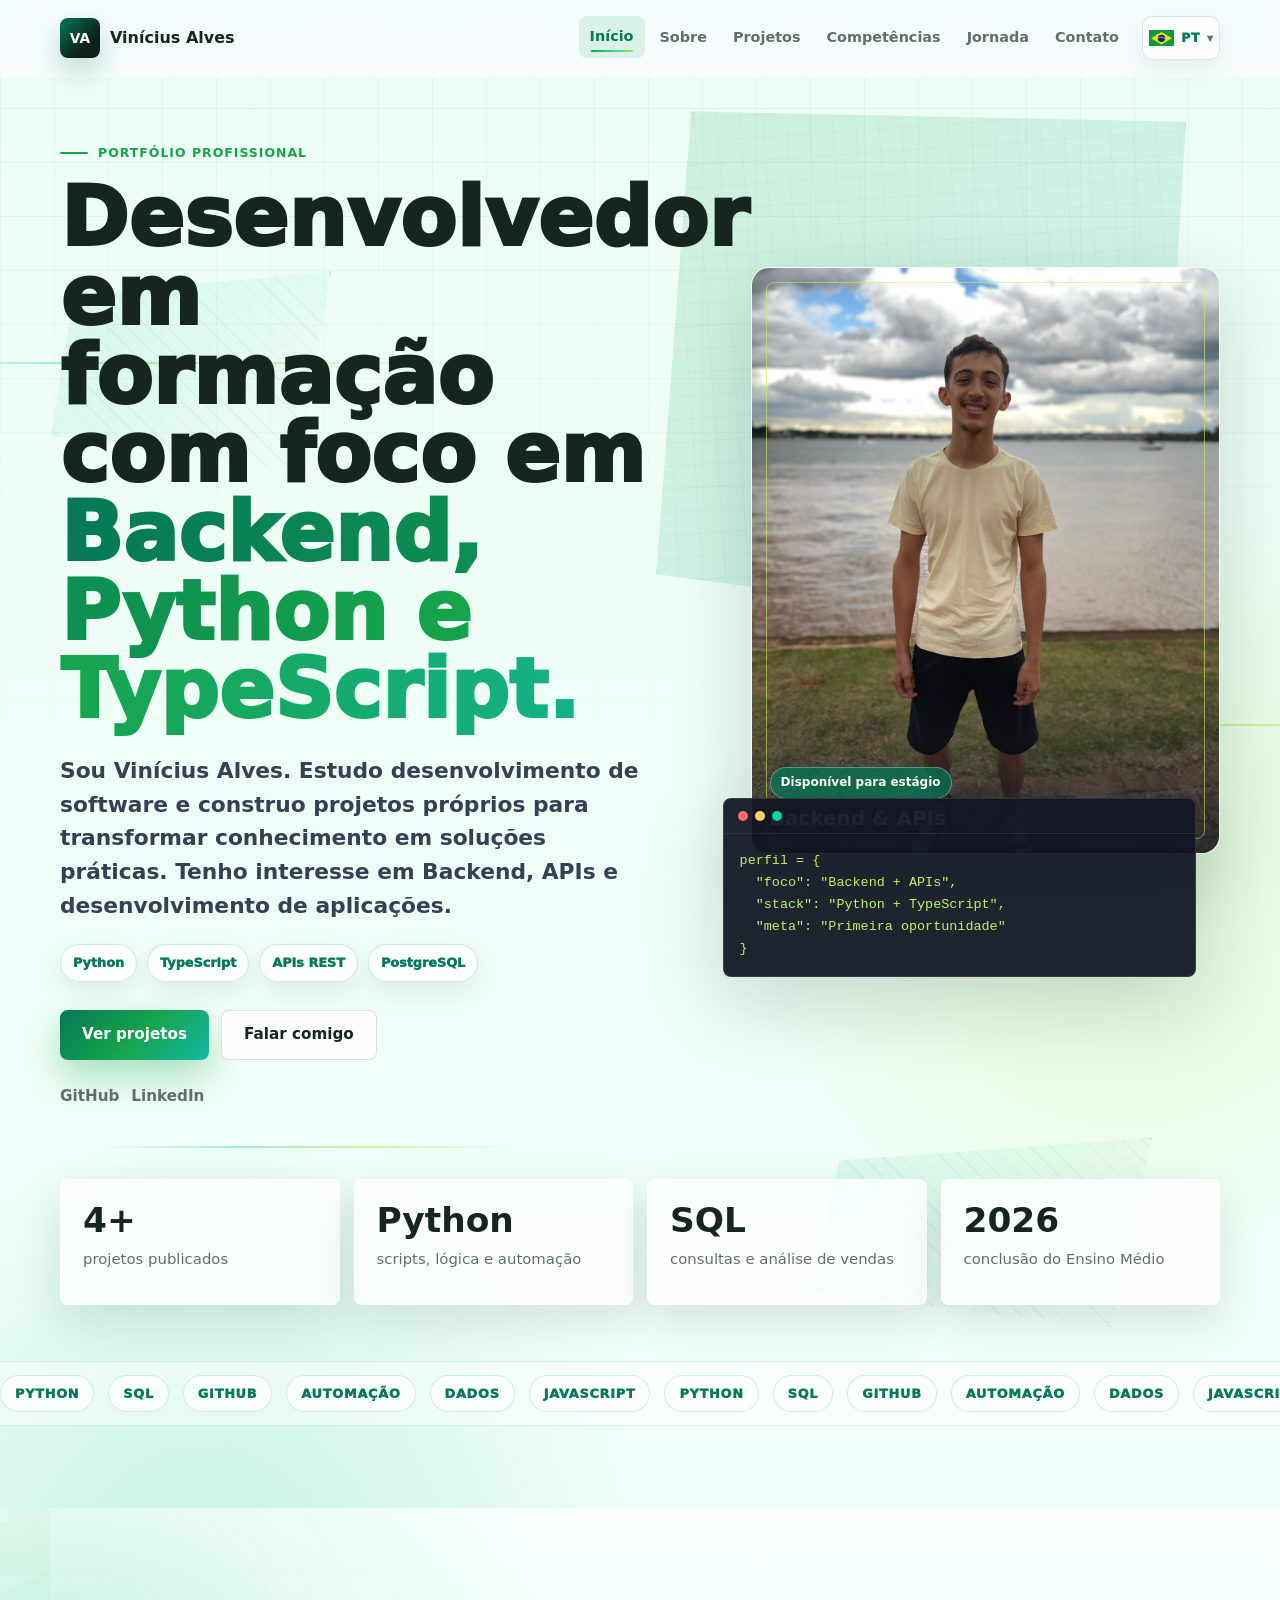
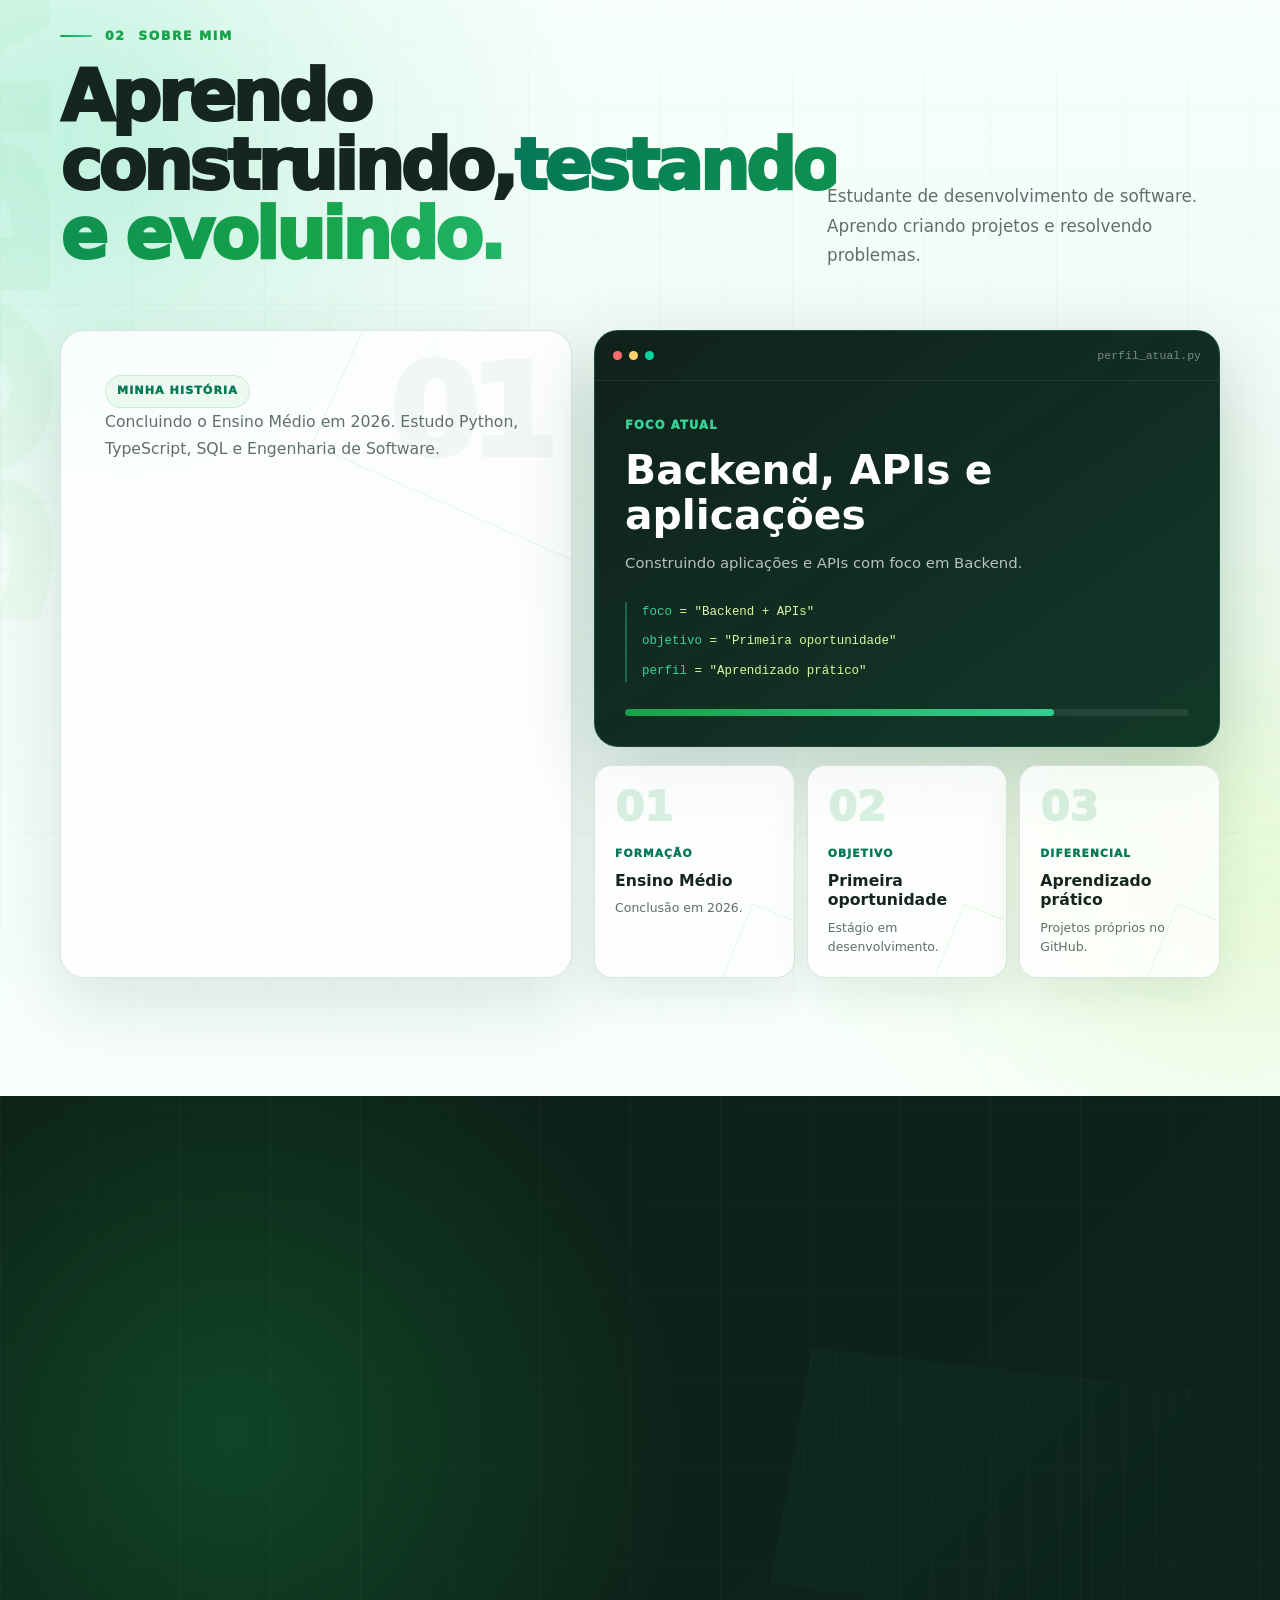
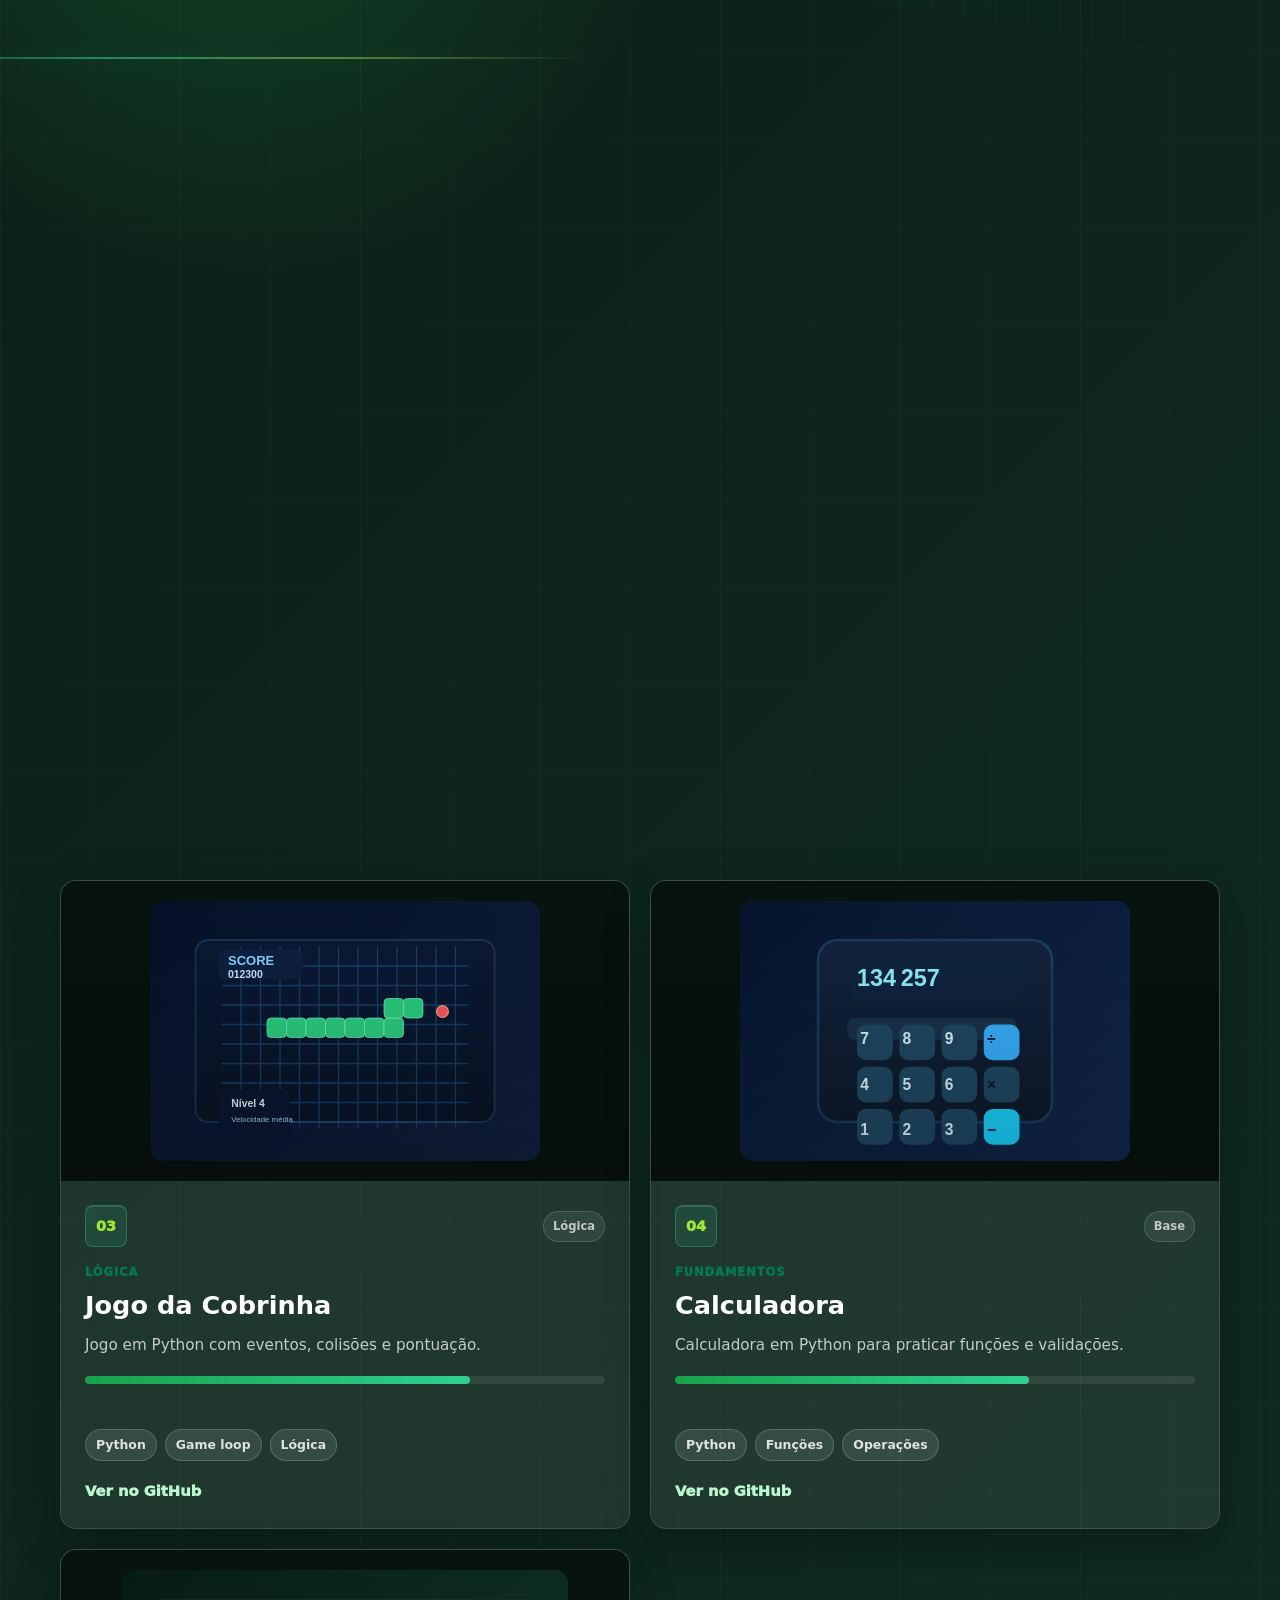
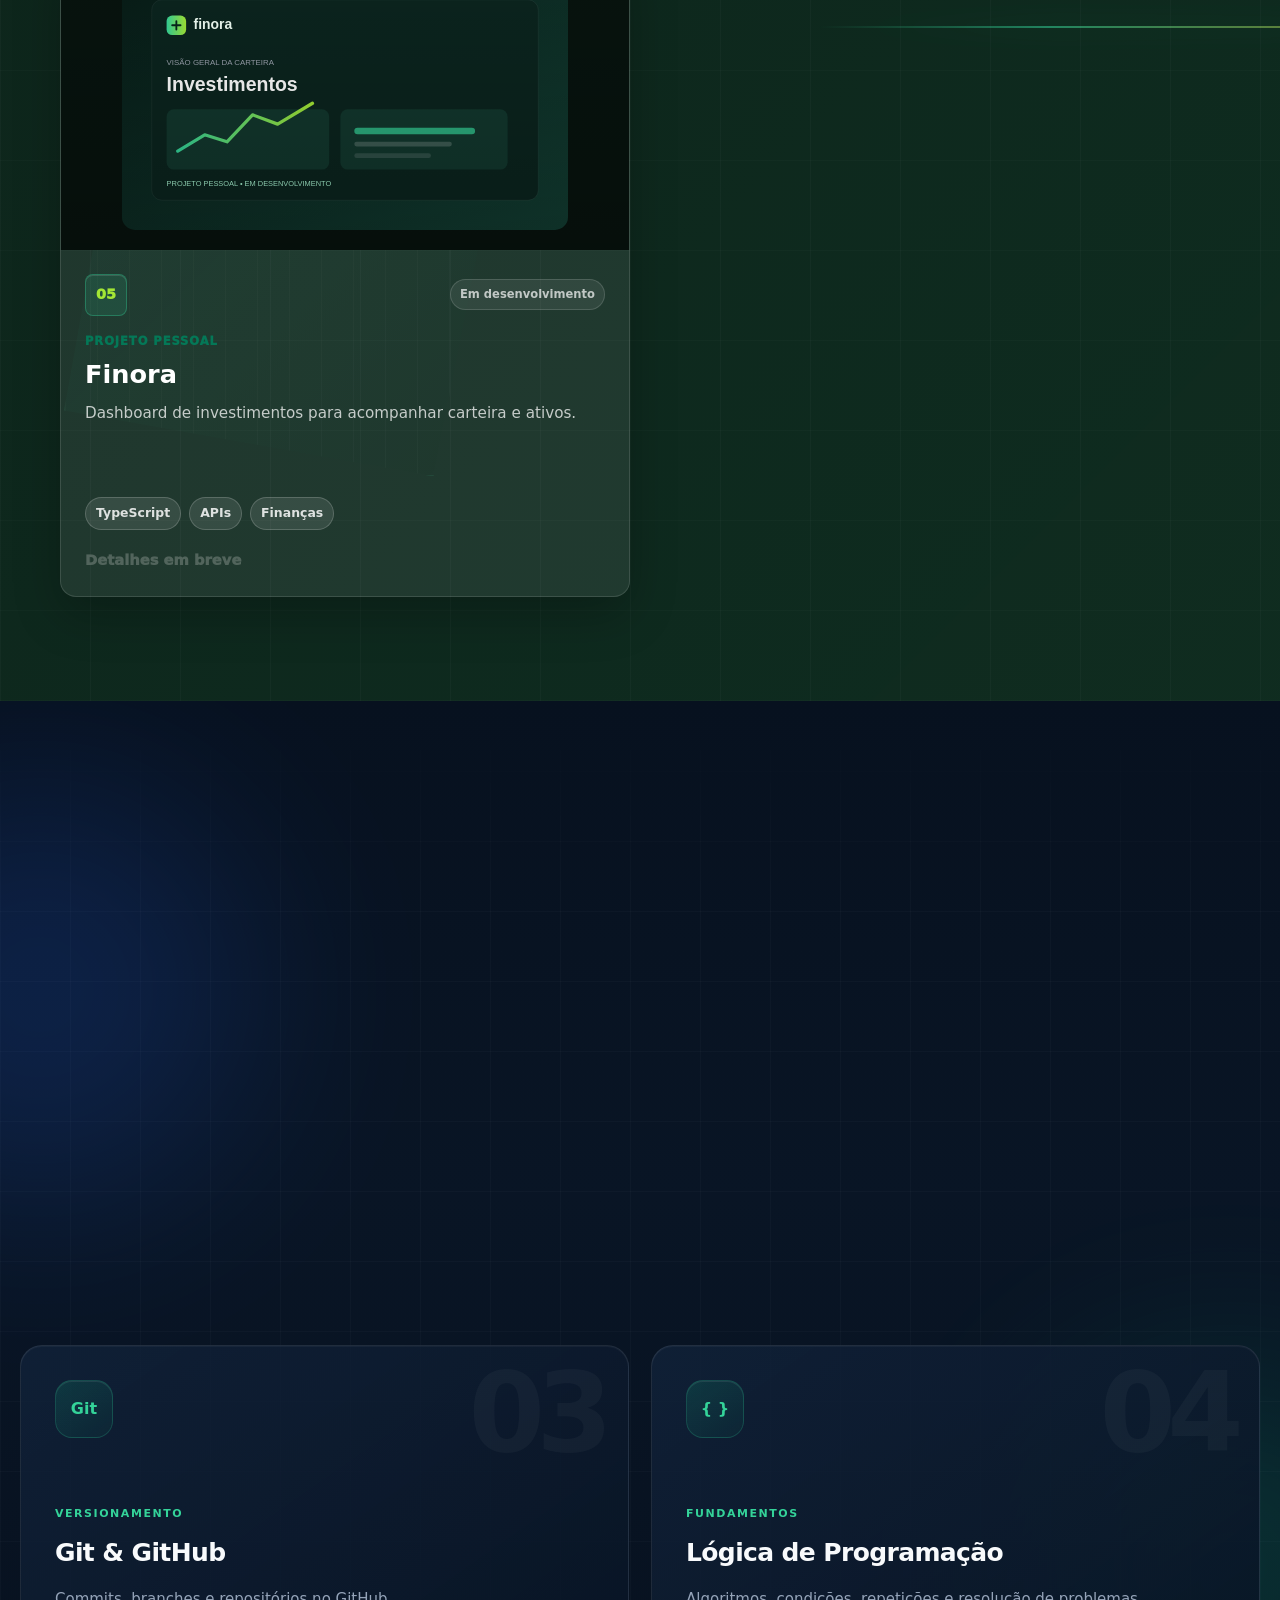
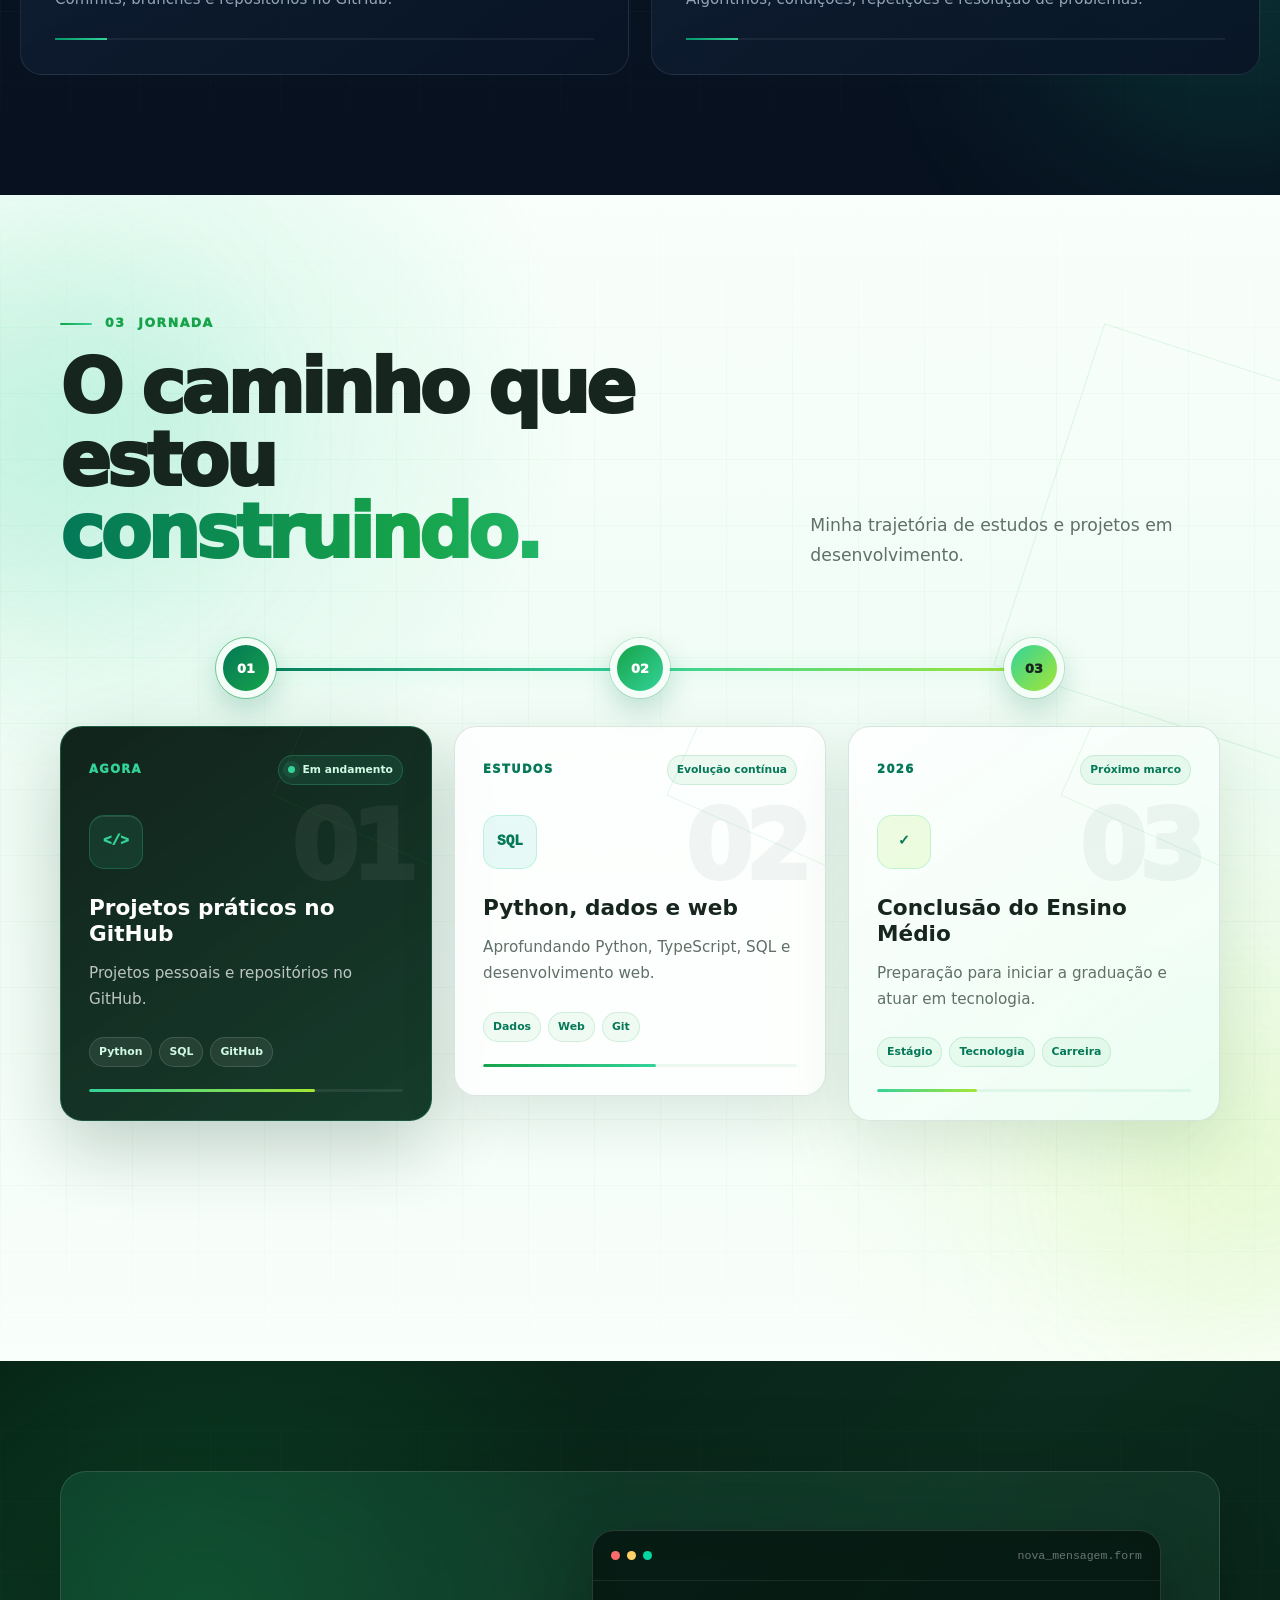
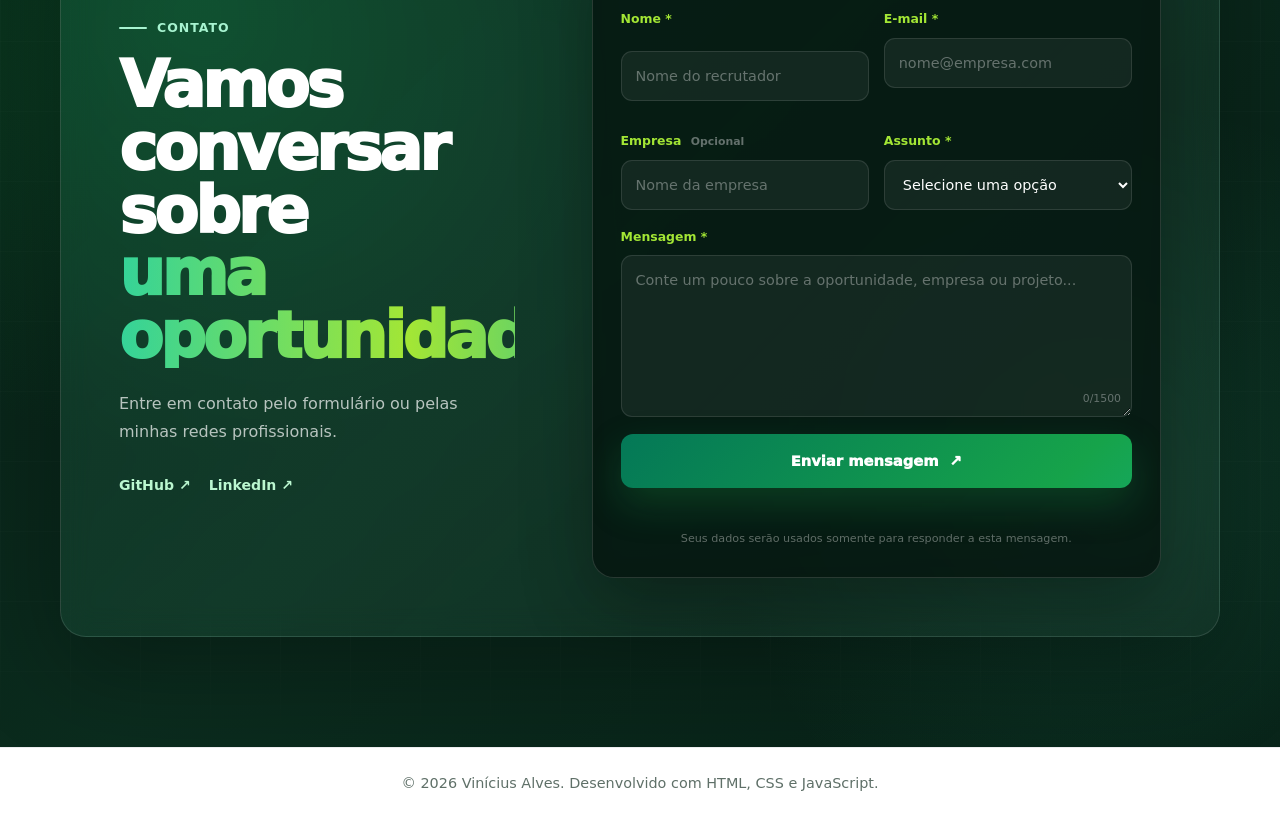
<file: index.html>
<!DOCTYPE html>
<html lang="pt-BR">
<head>
  <meta charset="UTF-8">
  <meta name="viewport" content="width=device-width, initial-scale=1.0">
  <meta name="description" content="Portfólio de Vinícius Alves, desenvolvedor em formação com foco em backend, Python, TypeScript, APIs e projetos próprios.">
  <title>Vinícius Alves | Desenvolvedor Backend em Formação</title>
  <link rel="stylesheet" href="/style.css?v=20260711-2">
</head>
<body>
  <div class="scroll-progress" id="scroll-progress" aria-hidden="true"></div>
  <div class="cursor-glow" id="cursor-glow" aria-hidden="true"></div>
  <div class="matrix-rain" aria-hidden="true">
    <span style="--i: 0"></span>
    <span style="--i: 1"></span>
    <span style="--i: 2"></span>
    <span style="--i: 3"></span>
    <span style="--i: 4"></span>
    <span style="--i: 5"></span>
    <span style="--i: 6"></span>
    <span style="--i: 7"></span>
  </div>
  <a href="#main-content" class="skip-link" data-i18n="accessibility.skipToContent">Pular para o conteúdo</a>

  <header class="header">
    <div class="container header-inner">
      <a
        class="brand"
        href="#inicio"
        aria-label="Voltar ao início"
        data-i18n-aria-label="accessibility.backHome"
      >
        <span class="brand-mark">VA</span>
        <span>Vinícius Alves</span>
      </a>

      <div class="header-actions">
        <nav
          class="nav"
          id="nav"
          aria-label="Navegação principal"
          data-i18n-aria-label="accessibility.mainNavigation"
        >
          <a class="active" href="#inicio" data-i18n="nav.home">Início</a>
          <a href="#sobre" data-i18n="nav.about">Sobre</a>
          <a href="#projetos" data-i18n="nav.projects">Projetos</a>
          <a href="#habilidades" data-i18n="nav.skills">Competências</a>
          <a href="#jornada" data-i18n="nav.journey">Jornada</a>
          <a href="#contato" data-i18n="nav.contact">Contato</a>
        </nav>

        <div class="language-switcher" id="language-switcher">
          <button
            class="language-button"
            id="language-button"
            type="button"
            aria-expanded="false"
            aria-controls="language-menu"
            aria-label="Selecionar idioma"
            data-i18n-aria-label="language.select"
          >
            <span
              class="language-current-flag"
              id="language-current-flag"
              aria-hidden="true"
            >
              <svg viewBox="0 0 36 24" aria-hidden="true">
                <rect width="36" height="24" fill="#009C3B"/>
                <polygon points="18,3 33,12 18,21 3,12" fill="#FFDF00"/>
                <circle cx="18" cy="12" r="5.3" fill="#002776"/>
                <path
                  d="M13 11.3c3.8-1.3 7.2-.8 10 1"
                  fill="none"
                  stroke="#fff"
                  stroke-width="0.8"
                />
              </svg>
            </span>
            <span class="language-current-code" id="language-current-code">PT</span>
            <span class="language-chevron" aria-hidden="true">▾</span>
          </button>

          <div
            class="language-menu"
            id="language-menu"
            role="menu"
            aria-label="Idiomas disponíveis"
            data-i18n-aria-label="language.available"
          >
            <button class="language-option active" type="button" role="menuitemradio" aria-checked="true" data-language="pt-BR">
              <span class="language-flag" aria-hidden="true">
                <svg viewBox="0 0 36 24">
                  <rect width="36" height="24" fill="#009C3B"/>
                  <polygon points="18,3 33,12 18,21 3,12" fill="#FFDF00"/>
                  <circle cx="18" cy="12" r="5.3" fill="#002776"/>
                  <path
                    d="M13 11.3c3.8-1.3 7.2-.8 10 1"
                    fill="none"
                    stroke="#fff"
                    stroke-width="0.8"
                  />
                </svg>
              </span>
              <span class="language-option-text">
                <strong>Português</strong>
                <small>Brasil</small>
              </span>
              <span class="language-check" aria-hidden="true">✓</span>
            </button>

            <button class="language-option" type="button" role="menuitemradio" aria-checked="false" data-language="en">
              <span class="language-flag" aria-hidden="true">
                <svg viewBox="0 0 36 24">
                  <rect width="36" height="24" fill="#fff"/>

                  <g fill="#B22234">
                    <rect y="0" width="36" height="2"/>
                    <rect y="4" width="36" height="2"/>
                    <rect y="8" width="36" height="2"/>
                    <rect y="12" width="36" height="2"/>
                    <rect y="16" width="36" height="2"/>
                    <rect y="20" width="36" height="2"/>
                    <rect y="23" width="36" height="1"/>
                  </g>

                  <rect width="15.5" height="13" fill="#3C3B6E"/>

                  <g fill="#fff">
                    <circle cx="2.3" cy="2.2" r="0.55"/>
                    <circle cx="5.2" cy="2.2" r="0.55"/>
                    <circle cx="8.1" cy="2.2" r="0.55"/>
                    <circle cx="11" cy="2.2" r="0.55"/>
                    <circle cx="13.8" cy="2.2" r="0.55"/>

                    <circle cx="3.7" cy="4.7" r="0.55"/>
                    <circle cx="6.6" cy="4.7" r="0.55"/>
                    <circle cx="9.5" cy="4.7" r="0.55"/>
                    <circle cx="12.4" cy="4.7" r="0.55"/>

                    <circle cx="2.3" cy="7.2" r="0.55"/>
                    <circle cx="5.2" cy="7.2" r="0.55"/>
                    <circle cx="8.1" cy="7.2" r="0.55"/>
                    <circle cx="11" cy="7.2" r="0.55"/>
                    <circle cx="13.8" cy="7.2" r="0.55"/>

                    <circle cx="3.7" cy="9.7" r="0.55"/>
                    <circle cx="6.6" cy="9.7" r="0.55"/>
                    <circle cx="9.5" cy="9.7" r="0.55"/>
                    <circle cx="12.4" cy="9.7" r="0.55"/>
                  </g>
                </svg>
              </span>
              <span class="language-option-text">
                <strong>English</strong>
                <small>United States</small>
              </span>
              <span class="language-check" aria-hidden="true">✓</span>
            </button>

            <button class="language-option" type="button" role="menuitemradio" aria-checked="false" data-language="es">
              <span class="language-flag" aria-hidden="true">
                <svg viewBox="0 0 36 24">
                  <rect width="36" height="24" fill="#AA151B"/>
                  <rect y="6" width="36" height="12" fill="#F1BF00"/>

                  <g transform="translate(8 9)">
                    <rect width="2.7" height="6.3" rx="0.4" fill="#AA151B"/>
                    <rect x="0.5" y="1" width="1.7" height="2.3" fill="#F1BF00"/>
                    <circle cx="1.35" cy="-0.2" r="0.8" fill="#AA151B"/>
                  </g>
                </svg>
              </span>
              <span class="language-option-text">
                <strong>Español</strong>
                <small>España</small>
              </span>
              <span class="language-check" aria-hidden="true">✓</span>
            </button>
          </div>
        </div>

        <button
          class="menu"
          id="menu"
          type="button"
          aria-label="Abrir menu"
          aria-expanded="false"
          aria-controls="nav"
          data-i18n-aria-label="accessibility.openMenu"
        >
          <span></span>
          <span></span>
        </button>
      </div>
    </div>
  </header>

  <main id="main-content">
    <section class="hero section-shell" id="inicio">
      <div class="hero-backdrop" aria-hidden="true">
        <span class="grid-layer"></span>
        <span class="mesh-panel panel-one"></span>
        <span class="mesh-panel panel-two"></span>
        <span class="code-line line-one"></span>
        <span class="code-line line-two"></span>
        <span class="code-line line-three"></span>
      </div>

      <div class="container hero-grid">
        <div class="hero-content reveal">
          <p class="eyebrow" data-i18n="hero.kicker">Portfólio profissional</p>
          <h1 data-i18n-html="hero.title">Desenvolvedor em formação com foco em <span>Backend, Python e TypeScript.</span></h1>
          <p class="role" data-i18n="hero.description">
            Sou Vinícius Alves. Estudo desenvolvimento de software e construo projetos próprios para transformar conhecimento em soluções práticas. Tenho interesse em Backend, APIs e desenvolvimento de aplicações.
          </p>

          <div class="hero-badges" aria-label="Principais áreas" data-i18n-aria-label="hero.mainAreas">
            <span>Python</span>
            <span>TypeScript</span>
            <span>APIs REST</span>
            <span>PostgreSQL</span>
          </div>

          <div class="hero-actions">
            <a class="btn primary magnetic" href="#projetos" data-i18n="hero.projectsButton">Ver projetos</a>
            <a class="btn secondary magnetic" href="mailto:viniciuscleberalves@gmail.com" data-i18n="hero.contactButton">Falar comigo</a>
          </div>

          <div class="hero-links" aria-label="Links profissionais" data-i18n-aria-label="hero.professionalLinks">
            <a href="https://github.com/Vinicius1-dev" target="_blank" rel="noopener">GitHub</a>
            <a href="https://linkedin.com/in/vinicius-alves-silva-b666b6364" target="_blank" rel="noopener">LinkedIn</a>
          </div>
        </div>

        <aside class="profile-stage reveal" aria-label="Resumo profissional" data-i18n-aria-label="hero.professionalSummary">
          <div class="photo-frame tilt-card">
            <img src="vinicius.jpg" alt="Foto profissional de Vinícius Alves" data-i18n-alt="hero.photoAlt">
            <div class="photo-caption">
              <span data-i18n="hero.available">Disponível para estágio</span>
              <strong data-i18n="hero.pythonData">Backend & APIs</strong>
            </div>
          </div>

          <div class="terminal-card" aria-label="Resumo técnico" data-i18n-aria-label="hero.technicalSummary">
            <div class="terminal-top">
              <span></span>
              <span></span>
              <span></span>
            </div>
            <pre><code data-i18n-html="hero.terminal.code">perfil = {
  "foco": "Backend + APIs",
  "stack": "Python + TypeScript",
  "meta": "Primeira oportunidade"
}</code></pre>
          </div>
        </aside>
      </div>

      <div class="container metrics-grid reveal">
        <article>
          <strong data-count="4">0</strong>
          <span data-i18n="hero.metric.projects">projetos publicados</span>
        </article>
        <article>
          <strong>Python</strong>
          <span data-i18n="hero.metric.python">scripts, lógica e automação</span>
        </article>
        <article>
          <strong>SQL</strong>
          <span data-i18n="hero.metric.sql">consultas e análise de vendas</span>
        </article>
        <article>
          <strong>2026</strong>
          <span data-i18n="hero.metric.graduation">conclusão do Ensino Médio</span>
        </article>
      </div>

      <div class="tech-marquee" aria-hidden="true">
        <div>
          <span>Python</span>
          <span>SQL</span>
          <span>GitHub</span>
          <span data-i18n="hero.marquee.automation">Automação</span>
          <span data-i18n="hero.marquee.data">Dados</span>
          <span>JavaScript</span>
          <span>Python</span>
          <span>SQL</span>
          <span>GitHub</span>
          <span data-i18n="hero.marquee.automation">Automação</span>
          <span data-i18n="hero.marquee.data">Dados</span>
          <span>JavaScript</span>
        </div>
      </div>
    </section>

    <section id="sobre" class="about-pro">
      <div class="about-pro-orb about-pro-orb-one" aria-hidden="true"></div>
      <div class="about-pro-orb about-pro-orb-two" aria-hidden="true"></div>
      <span class="about-pro-word" aria-hidden="true" data-i18n="about.watermark">SOBRE</span>

      <div class="container">
        <div class="about-pro-heading reveal">
          <div>
            <p class="about-pro-kicker">
              <span>02</span>
              <span data-i18n="about.kicker">Sobre mim</span>
            </p>

            <h2 data-i18n-html="about.title">
              Aprendo construindo,
              <span>testando e evoluindo.</span>
            </h2>
          </div>

          <p data-i18n="about.subtitle">Estudante de desenvolvimento de software. Aprendo criando projetos e resolvendo problemas.</p>
        </div>

        <div class="about-pro-grid">
          <article class="about-story reveal">
            <span class="about-story-number">01</span>

            <div class="about-story-label" data-i18n="about.storyLabel">
              Minha história
            </div>

            <div class="about-story-copy">
              <p data-i18n="about.story.p1">Concluindo o Ensino Médio em 2026. Estudo Python, TypeScript, SQL e Engenharia de Software.</p>

            </div>

          </article>

          <div class="about-pro-side">
            <article class="about-focus-card reveal tilt-card">
              <div class="about-focus-top">
                <div class="about-focus-dots" aria-hidden="true">
                  <span></span>
                  <span></span>
                  <span></span>
                </div>

                <span data-i18n="about.focus.filename">perfil_atual.py</span>
              </div>

              <div class="about-focus-content">
                <span class="about-focus-label" data-i18n="about.focus.label">Foco atual</span>

                <h3 data-i18n="about.focus.title">Backend, APIs e aplicações</h3>

                <p data-i18n="about.focus.desc">Construindo aplicações e APIs com foco em Backend.</p>

                <div class="about-code">
                  <span data-i18n-html="about.focus.code.foco"><i>foco</i> = "Backend + APIs"</span>
                  <span data-i18n-html="about.focus.code.objective"><i>objetivo</i> = "Primeira oportunidade"</span>
                  <span data-i18n-html="about.focus.code.profile"><i>perfil</i> = "Aprendizado prático"</span>
                </div>

                <div class="about-focus-progress">
                  <span></span>
                </div>
              </div>
            </article>

            <div class="about-info-grid">
              <article class="about-info-card reveal">
                <span class="about-info-number">01</span>
                <span class="about-info-label" data-i18n="about.info.education.label">Formação</span>
                <strong data-i18n="about.info.education.title">Ensino Médio</strong>
                <p data-i18n="about.info.education.desc">Conclusão em 2026.</p>
              </article>

              <article class="about-info-card reveal">
                <span class="about-info-number">02</span>
                <span class="about-info-label" data-i18n="about.info.goal.label">Objetivo</span>
                <strong data-i18n="about.info.goal.title">Primeira oportunidade</strong>
                <p data-i18n="about.info.goal.desc">Estágio em desenvolvimento.</p>
              </article>

              <article class="about-info-card reveal">
                <span class="about-info-number">03</span>
                <span class="about-info-label" data-i18n="about.info.diff.label">Diferencial</span>
                <strong data-i18n="about.info.diff.title">Aprendizado prático</strong>
                <p data-i18n="about.info.diff.desc">Projetos próprios no GitHub.</p>
              </article>
            </div>
          </div>
        </div>
      </div>
    </section>

    <section class="projects-section" id="projetos">
      <div class="projects-atmosphere" aria-hidden="true">
        <span class="project-beam beam-a"></span>
        <span class="project-beam beam-b"></span>
        <span class="project-frame frame-a"></span>
        <span class="project-frame frame-b"></span>
      </div>

      <div class="container">
        <div class="projects-showcase reveal">
          <div class="projects-copy">
            <p class="section-kicker" data-i18n="projects.kicker">Projetos</p>
            <h2 class="section-title" data-i18n-html="projects.title">Projetos que mostram <span>evolução em código</span>, dados e entrega.</h2>
            <p data-i18n="projects.desc">Projetos práticos, tecnologias utilizadas e código no GitHub.</p>

            <div class="project-proof">
              <article>
                <strong>01</strong>
                <span data-i18n="projects.proof.logic">Lógica aplicada</span>
              </article>
              <article>
                <strong>02</strong>
                <span data-i18n="projects.proof.data">Dados e consultas</span>
              </article>
              <article>
                <strong>03</strong>
                <span data-i18n="projects.proof.automation">Automação prática</span>
              </article>
            </div>
          </div>

          <aside class="project-console tilt-card" aria-label="Resumo animado dos projetos" data-i18n-aria-label="projects.console.label">
            <div class="terminal-top">
              <span></span>
              <span></span>
              <span></span>
            </div>
            <div class="console-stream">
              <span data-i18n="projects.console.cmd">vinicius@portfolio:~$ analisando_projetos</span>
              <span class="success" data-i18n="projects.console.python">✓ Python: automação e lógica</span>
              <span class="success" data-i18n="projects.console.sql">✓ SQL: consultas e insights</span>
              <span class="success" data-i18n="projects.console.github">✓ GitHub: repositórios publicados</span>
            </div>
            <div class="console-meter">
              <i></i>
            </div>
          </aside>
        </div>

        <div class="project-tabs reveal" aria-label="Filtrar projetos" data-i18n-aria-label="projects.filter.label">
          <button class="active" type="button" data-filter="todos" data-i18n="projects.filter.all">Todos</button>
          <button type="button" data-filter="python">Python</button>
          <button type="button" data-filter="sql">SQL</button>
          <button type="button" data-filter="automacao" data-i18n="projects.filter.automation">Automação</button>
          <button type="button" data-filter="logica" data-i18n="projects.filter.logic">Lógica</button>
        </div>

        <div class="projects-grid">
          <article class="project-card reveal tilt-card" data-project="python automacao">
            <a class="project-image" href="https://github.com/Vinicius1-dev/Projeto-automa-o-vendas-com-Python" target="_blank" rel="noopener">
              <img src="assets/images/automacao.svg" alt="Tela do projeto de automação de relatório de vendas" data-i18n-alt="projects.p1.imageAlt">
            </a>
            <div class="project-body">
              <div class="project-head">
                <span class="project-index">01</span>
                <span class="project-status" data-i18n="projects.p1.status">Projeto principal</span>
              </div>
              <span class="project-type" data-i18n="projects.p1.type">Automação</span>
              <h3 data-i18n="projects.p1.title">Automação de Relatório de Vendas</h3>
              <p data-i18n="projects.p1.desc">Automação em Python para organizar dados de vendas e gerar relatórios.</p>
              <div class="project-progress" aria-hidden="true">
                <i style="width: 92%"></i>
              </div>
              <div class="tags">
                <span>Python</span>
                <span>CSV</span>
                <span data-i18n="projects.p1.tag.reports">Relatórios</span>
              </div>
              <a class="project-link" href="https://github.com/Vinicius1-dev/Projeto-automa-o-vendas-com-Python" target="_blank" rel="noopener" data-i18n="projects.link.github">Ver no GitHub</a>
            </div>
          </article>

          <article class="project-card reveal tilt-card" data-project="sql dados">
            <a class="project-image" href="https://github.com/Vinicius1-dev/analise-vendas-sql" target="_blank" rel="noopener">
              <img src="assets/images/sql.svg" alt="Tela do projeto de análise de vendas com SQL" data-i18n-alt="projects.p2.imageAlt">
            </a>
            <div class="project-body">
              <div class="project-head">
                <span class="project-index">02</span>
                <span class="project-status" data-i18n="projects.p2.status">Dados</span>
              </div>
              <span class="project-type" data-i18n="projects.p2.type">Dados</span>
              <h3 data-i18n="projects.p2.title">Análise de Vendas com SQL</h3>
              <p data-i18n="projects.p2.desc">Consultas SQL para analisar vendas e encontrar insights.</p>
              <div class="project-progress" aria-hidden="true">
                <i style="width: 82%"></i>
              </div>
              <div class="tags">
                <span>SQL</span>
                <span data-i18n="projects.p2.tag.analysis">Análise</span>
                <span data-i18n="projects.p2.tag.insights">Insights</span>
              </div>
              <a class="project-link" href="https://github.com/Vinicius1-dev/analise-vendas-sql" target="_blank" rel="noopener" data-i18n="projects.link.github">Ver no GitHub</a>
            </div>
          </article>

          <article class="project-card reveal tilt-card" data-project="python logica">
            <a class="project-image" href="https://github.com/Vinicius1-dev/cobra" target="_blank" rel="noopener">
              <img src="assets/images/cobrinha.svg" alt="Tela do jogo da cobrinha em Python" data-i18n-alt="projects.p3.imageAlt">
            </a>
            <div class="project-body">
              <div class="project-head">
                <span class="project-index">03</span>
                <span class="project-status" data-i18n="projects.p3.status">Lógica</span>
              </div>
              <span class="project-type" data-i18n="projects.p3.type">Lógica</span>
              <h3 data-i18n="projects.p3.title">Jogo da Cobrinha</h3>
              <p data-i18n="projects.p3.desc">Jogo em Python com eventos, colisões e pontuação.</p>
              <div class="project-progress" aria-hidden="true">
                <i style="width: 74%"></i>
              </div>
              <div class="tags">
                <span>Python</span>
                <span data-i18n="projects.p3.tag.gameloop">Game loop</span>
                <span data-i18n="projects.p3.tag.logic">Lógica</span>
              </div>
              <a class="project-link" href="https://github.com/Vinicius1-dev/cobra" target="_blank" rel="noopener" data-i18n="projects.link.github">Ver no GitHub</a>
            </div>
          </article>

          <article class="project-card reveal tilt-card" data-project="python fundamentos">
            <a class="project-image" href="https://github.com/Vinicius1-dev/calculadora-python/tree/main" target="_blank" rel="noopener">
              <img src="assets/images/calculadora.svg" alt="Tela do projeto calculadora em Python" data-i18n-alt="projects.p4.imageAlt">
            </a>
            <div class="project-body">
              <div class="project-head">
                <span class="project-index">04</span>
                <span class="project-status" data-i18n="projects.p4.status">Base</span>
              </div>
              <span class="project-type" data-i18n="projects.p4.type">Fundamentos</span>
              <h3 data-i18n="projects.p4.title">Calculadora</h3>
              <p data-i18n="projects.p4.desc">Calculadora em Python para praticar funções e validações.</p>
              <div class="project-progress" aria-hidden="true">
                <i style="width: 68%"></i>
              </div>
              <div class="tags">
                <span>Python</span>
                <span data-i18n="projects.p4.tag.functions">Funções</span>
                <span data-i18n="projects.p4.tag.operations">Operações</span>
              </div>
              <a class="project-link" href="https://github.com/Vinicius1-dev/calculadora-python/tree/main" target="_blank" rel="noopener" data-i18n="projects.link.github">Ver no GitHub</a>
            </div>
          </article>

          <article class="project-card reveal tilt-card" data-project="typescript backend dados">
            <div class="project-image">
              <img src="assets/images/finora.svg" alt="Identidade visual do projeto Finora">
            </div>
            <div class="project-body">
              <div class="project-head">
                <span class="project-index">05</span>
                <span class="project-status" data-i18n="projects.finora.status">Em desenvolvimento</span>
              </div>
              <span class="project-type" data-i18n="projects.finora.type">Projeto pessoal</span>
              <h3>Finora</h3>
              <p data-i18n="projects.finora.desc">Dashboard de investimentos para acompanhar carteira e ativos.</p>
              <div class="tags">
                <span>TypeScript</span>
                <span>APIs</span>
                <span>Finanças</span>
              </div>
              <span class="project-link project-link-disabled" aria-label="Projeto em desenvolvimento" data-i18n="projects.finora.note">Detalhes em breve</span>
            </div>
          </article>
        </div>
      </div>
    </section>

    <section class="skills-pro" id="habilidades">
      <div class="skills-pro-glow skills-pro-glow-1"></div>
      <div class="skills-pro-glow skills-pro-glow-2"></div>

      <div class="skills-pro-container">
        <div class="skills-pro-header reveal-skill">
          <div>
            <span class="skills-pro-kicker">
              <span>01</span>
              <span data-i18n="skills.kickerWord">HABILIDADES</span>
            </span>

            <h2 data-i18n-html="skills.title">
              Experiência
              <span>técnica</span>
            </h2>
          </div>

          <p data-i18n="skills.subtitle">Tecnologias que estudo e utilizo nos meus projetos.</p>
        </div>

        <div class="skills-pro-grid">
          <article class="skill-pro-card reveal-skill">
            <span class="skill-pro-number">01</span>

            <div class="skill-pro-icon">
              <span>PY</span>
            </div>

            <div class="skill-pro-content">
              <span class="skill-pro-category" data-i18n="skills.category.language">Linguagem</span>
              <h3>Python</h3>
              <p data-i18n="skills.python.desc">Scripts, automação e fundamentos de Backend.</p>
            </div>

            <div class="skill-pro-bottom">
              <span></span>
            </div>
          </article>

          <article class="skill-pro-card reveal-skill">
            <span class="skill-pro-number">02</span>

            <div class="skill-pro-icon">
              <span>TS</span>
            </div>

            <div class="skill-pro-content">
              <span class="skill-pro-category" data-i18n="skills.category.language">Linguagem</span>
              <h3>TypeScript</h3>
              <p data-i18n="skills.typescript.desc">Tipagem estática e desenvolvimento com TypeScript.</p>
            </div>

            <div class="skill-pro-bottom">
              <span></span>
            </div>
          </article>

          <article class="skill-pro-card reveal-skill">
            <span class="skill-pro-number">03</span>

            <div class="skill-pro-icon skill-pro-icon-green">
              <span>Git</span>
            </div>

            <div class="skill-pro-content">
              <span class="skill-pro-category skill-category-green" data-i18n="skills.category.versioning">Versionamento</span>
              <h3>Git & GitHub</h3>
              <p data-i18n="skills.git.desc">Commits, branches e repositórios no GitHub.</p>
            </div>

            <div class="skill-pro-bottom skill-bottom-green">
              <span></span>
            </div>
          </article>

          <article class="skill-pro-card reveal-skill">
            <span class="skill-pro-number">04</span>

            <div class="skill-pro-icon skill-pro-icon-green">
              <span>{ }</span>
            </div>

            <div class="skill-pro-content">
              <span class="skill-pro-category skill-category-green" data-i18n="skills.category.fundamentals">Fundamentos</span>
              <h3 data-i18n="skills.logic.title">Lógica de Programação</h3>
              <p data-i18n="skills.logic.desc">Algoritmos, condições, repetições e resolução de problemas.</p>
            </div>

            <div class="skill-pro-bottom skill-bottom-green">
              <span></span>
            </div>
          </article>
        </div>
      </div>
    </section>

    <section id="jornada" class="journey-section journey-pro">
      <div class="journey-orb journey-orb-one" aria-hidden="true"></div>
      <div class="journey-orb journey-orb-two" aria-hidden="true"></div>

      <div class="container">
        <div class="journey-pro-heading reveal">
          <div>
            <p class="journey-pro-kicker">
              <span>03</span>
              <span data-i18n="journey.kicker">Jornada</span>
            </p>

            <h2 data-i18n-html="journey.title">
              O caminho que estou
              <span>construindo.</span>
            </h2>
          </div>

          <p class="journey-pro-intro" data-i18n="journey.intro">Minha trajetória de estudos e projetos em desenvolvimento.</p>
        </div>

        <div class="journey-roadmap reveal">
          <article class="journey-step journey-current">
            <div class="journey-marker">
              <span>01</span>
            </div>

            <div class="journey-card tilt-card">
              <div class="journey-card-top">
                <span class="journey-stage" data-i18n="journey.step1.stage">Agora</span>
                <span class="journey-status">
                  <i></i>
                  <span data-i18n="journey.step1.status">Em andamento</span>
                </span>
              </div>

              <div class="journey-icon">&lt;/&gt;</div>
              <span class="journey-card-number">01</span>
              <h3 data-i18n="journey.step1.title">Projetos práticos no GitHub</h3>
              <p data-i18n="journey.step1.desc">Projetos pessoais e repositórios no GitHub.</p>

              <div class="journey-tags">
                <span>Python</span>
                <span>SQL</span>
                <span>GitHub</span>
              </div>

              <div class="journey-card-line">
                <span></span>
              </div>
            </div>
          </article>

          <article class="journey-step">
            <div class="journey-marker">
              <span>02</span>
            </div>

            <div class="journey-card tilt-card">
              <div class="journey-card-top">
                <span class="journey-stage" data-i18n="journey.step2.stage">Estudos</span>
                <span class="journey-label" data-i18n="journey.step2.label">Evolução contínua</span>
              </div>

              <div class="journey-icon journey-icon-mint">SQL</div>
              <span class="journey-card-number">02</span>
              <h3 data-i18n="journey.step2.title">Python, dados e web</h3>
              <p data-i18n="journey.step2.desc">Aprofundando Python, TypeScript, SQL e desenvolvimento web.</p>

              <div class="journey-tags">
                <span data-i18n="journey.tag.data">Dados</span>
                <span data-i18n="journey.tag.web">Web</span>
                <span>Git</span>
              </div>

              <div class="journey-card-line journey-line-mint">
                <span></span>
              </div>
            </div>
          </article>

          <article class="journey-step">
            <div class="journey-marker">
              <span>03</span>
            </div>

            <div class="journey-card journey-future tilt-card">
              <div class="journey-card-top">
                <span class="journey-stage">2026</span>
                <span class="journey-label" data-i18n="journey.step3.label">Próximo marco</span>
              </div>

              <div class="journey-icon journey-icon-lime">✓</div>
              <span class="journey-card-number">03</span>
              <h3 data-i18n="journey.step3.title">Conclusão do Ensino Médio</h3>
              <p data-i18n="journey.step3.desc">Preparação para iniciar a graduação e atuar em tecnologia.</p>

              <div class="journey-tags">
                <span data-i18n="journey.tag.internship">Estágio</span>
                <span data-i18n="journey.tag.tech">Tecnologia</span>
                <span data-i18n="journey.tag.career">Carreira</span>
              </div>

              <div class="journey-card-line journey-line-lime">
                <span></span>
              </div>
            </div>
          </article>
        </div>

        <div class="journey-message reveal">
          <div class="journey-message-icon">→</div>

          <div>
            <span data-i18n="journey.message.label">Objetivo profissional</span>
            <strong data-i18n="journey.message.text">
              Transformar conhecimento em contribuição real dentro de uma equipe.
            </strong>
          </div>

          <a href="#contato">
            <span data-i18n="journey.message.cta">Vamos conversar</span>
            <span>↗</span>
          </a>
        </div>
      </div>
    </section>

    <section class="contact contact-form-section" id="contato">
      <div class="container">
        <div class="contact-form-card reveal">
          <div class="contact-form-intro">
            <p class="section-kicker" data-i18n="contact.kicker">Contato</p>

            <h2 class="section-title" data-i18n-html="contact.title">
              Vamos conversar sobre
              <span>uma oportunidade?</span>
            </h2>

            <p class="contact-text" data-i18n="contact.text">Entre em contato pelo formulário ou pelas minhas redes profissionais.</p>


            <div class="contact-social-links">
              <a href="https://github.com/Vinicius1-dev" target="_blank" rel="noopener">GitHub ↗</a>
              <a href="https://linkedin.com/in/vinicius-alves-silva-b666b6364" target="_blank" rel="noopener">LinkedIn ↗</a>
            </div>
          </div>

          <form
            class="contact-form"
            id="contact-form"
            action="https://formspree.io/f/mgogwyez"
            method="POST"
          >
            <div class="contact-form-top">
              <div class="contact-form-dots" aria-hidden="true">
                <span></span>
                <span></span>
                <span></span>
              </div>

              <span data-i18n="contact.form.filename">nova_mensagem.form</span>
            </div>

            <div class="contact-form-content">
              <div class="form-row">
                <div class="form-group">
                  <label for="contact-name">
                    <span data-i18n="form.name">Nome</span>
                    <span aria-hidden="true">*</span>
                  </label>

                  <input
                    id="contact-name"
                    name="name"
                    type="text"
                    placeholder="Nome do recrutador"
                    data-i18n-placeholder="form.namePlaceholder"
                    autocomplete="name"
                    maxlength="80"
                    required
                  >
                </div>

                <div class="form-group" id="contact-email-group">
                  <label for="contact-email">
                    <span data-i18n="form.email">E-mail</span>
                    <span aria-hidden="true">*</span>
                  </label>

                  <input
                    id="contact-email"
                    name="email"
                    type="email"
                    inputmode="email"
                    placeholder="nome@empresa.com"
                    data-i18n-placeholder="form.emailPlaceholder"
                    autocomplete="email"
                    autocapitalize="none"
                    spellcheck="false"
                    maxlength="120"
                    pattern="[^\s@]+@[^\s@]+\.[A-Za-z]{2,}"
                    aria-describedby="contact-email-feedback"
                    required
                  >

                  <small class="email-feedback" id="contact-email-feedback" aria-live="polite"></small>
                </div>
              </div>

              <div class="form-row">
                <div class="form-group">
                  <label for="contact-company">
                    <span data-i18n="form.company">Empresa</span>
                    <small data-i18n="form.optional">Opcional</small>
                  </label>

                  <input
                    id="contact-company"
                    name="company"
                    type="text"
                    placeholder="Nome da empresa"
                    data-i18n-placeholder="form.companyPlaceholder"
                    autocomplete="organization"
                    maxlength="100"
                  >
                </div>

                <div class="form-group">
                  <label for="contact-subject">
                    <span data-i18n="form.subject">Assunto</span>
                    <span aria-hidden="true">*</span>
                  </label>

                  <select id="contact-subject" name="subject" required>
                    <option value="" selected disabled data-i18n="form.selectOption">Selecione uma opção</option>
                    <option value="Oportunidade de estágio" data-i18n="form.subject.internship">Oportunidade de estágio</option>
                    <option value="Vaga júnior" data-i18n="form.subject.junior">Vaga júnior</option>
                    <option value="Projeto" data-i18n="form.subject.project">Projeto</option>
                    <option value="Networking" data-i18n="form.subject.networking">Networking</option>
                    <option value="Outro assunto" data-i18n="form.subject.other">Outro assunto</option>
                  </select>
                </div>
              </div>

              <div class="form-group">
                <label for="contact-message">
                  <span data-i18n="form.message">Mensagem</span>
                  <span aria-hidden="true">*</span>
                </label>

                <textarea
                  id="contact-message"
                  name="message"
                  rows="6"
                  placeholder="Conte um pouco sobre a oportunidade, empresa ou projeto..."
                  data-i18n-placeholder="form.messagePlaceholder"
                  minlength="10"
                  maxlength="1500"
                  required
                ></textarea>

                <div class="message-counter">
                  <span id="message-count">0</span>/1500
                </div>
              </div>

              <div class="form-honeypot" aria-hidden="true">
                <label for="contact-website" data-i18n="form.honeypot">Não preencha este campo</label>
                <input id="contact-website" name="website" type="text" tabindex="-1" autocomplete="off">
              </div>

              <input
                type="hidden"
                name="_subject"
                value="Nova mensagem pelo portfólio de Vinícius Alves"
                data-i18n-value="form.hiddenSubject"
              >

              <button class="contact-submit magnetic" id="contact-submit" type="submit">
                <span class="contact-submit-text" data-i18n="form.submit">Enviar mensagem</span>
                <span class="contact-submit-icon" aria-hidden="true">↗</span>
                <span class="contact-submit-loader" aria-hidden="true"></span>
              </button>

              <p class="contact-form-status" id="contact-form-status" role="status" aria-live="polite"></p>

              <p class="contact-form-privacy" data-i18n="form.privacy">
                Seus dados serão usados somente para responder a esta mensagem.
              </p>
            </div>
          </form>
        </div>
      </div>
    </section>
  </main>

  <footer class="footer">
    <div class="container">
      <p>&copy; <span id="year"></span> <span data-i18n="footer.rights">Vinícius Alves. Desenvolvido com HTML, CSS e JavaScript.</span></p>
    </div>
  </footer>

  <button class="back-to-top" id="back-to-top" type="button" aria-label="Voltar ao topo" data-i18n-aria-label="accessibility.backToTop">↑</button>

  <script src="/script.js?v=20260711-2" defer></script>
</body>
</html>
</file>
<file: style.css>
*, *::before, *::after {
  box-sizing: border-box;
}

* {
  margin: 0;
}

:root {
  --bg: #f2fbf6;
  --ink: #10131a;
  --ink-2: #16251d;
  --muted: #5f7068;
  --line: rgba(16, 78, 49, 0.14);
  --card: rgba(255, 255, 255, 0.82);
  --card-strong: #ffffff;
  --green: #16a34a;
  --green-dark: #047857;
  --mint: #34d399;
  --lime: #a3e635;
  --cyan: #14b8a6;
  --blue: #0f766e;
  --coral: #eab308;
  --gold: #bef264;
  --dark: #0d1f17;
  --shadow: 0 24px 80px rgba(8, 51, 32, 0.18);
  --shadow-soft: 0 16px 44px rgba(8, 51, 32, 0.12);
  --radius: 8px;
  --max-width: 1160px;
  --font: Inter, ui-sans-serif, system-ui, -apple-system, BlinkMacSystemFont, "Segoe UI", sans-serif;
}

html {
  scroll-behavior: smooth;
  scroll-padding-top: 96px;
}

body {
  min-width: 320px;
  overflow-x: hidden;
  background:
    radial-gradient(circle at 16% 18%, rgba(52, 211, 153, 0.24), transparent 28rem),
    radial-gradient(circle at 88% 10%, rgba(163, 230, 53, 0.16), transparent 24rem),
    linear-gradient(180deg, #ecfdf5 0%, #f8fffb 40%, #f2fbf6 100%);
  color: var(--ink);
  font-family: var(--font);
  line-height: 1.65;
  -webkit-font-smoothing: antialiased;
  text-rendering: optimizeLegibility;
}

body::before {
  content: "";
  position: fixed;
  inset: 0;
  z-index: -3;
  background-image:
    linear-gradient(rgba(22, 163, 74, 0.1) 1px, transparent 1px),
    linear-gradient(90deg, rgba(20, 184, 166, 0.09) 1px, transparent 1px);
  background-size: 54px 54px;
  mask-image: linear-gradient(180deg, #000 0%, transparent 82%);
  pointer-events: none;
}

::selection {
  background: rgba(22, 163, 74, 0.24);
  color: var(--ink-2);
}

img {
  display: block;
  max-width: 100%;
}

a {
  color: inherit;
  text-decoration: none;
}

button {
  border: 0;
  background: transparent;
  color: inherit;
  cursor: pointer;
  font: inherit;
}

.container {
  width: min(calc(100% - 40px), var(--max-width));
  margin-inline: auto;
}

.scroll-progress {
  position: fixed;
  inset: 0 auto auto 0;
  z-index: 300;
  width: 0;
  height: 3px;
  background: linear-gradient(90deg, var(--green), var(--mint), var(--lime));
  box-shadow: 0 0 22px rgba(22, 163, 74, 0.42);
}

.cursor-glow {
  position: fixed;
  left: 0;
  top: 0;
  z-index: 250;
  width: 220px;
  height: 220px;
  border-radius: 50%;
  background: radial-gradient(circle, rgba(52, 211, 153, 0.2), rgba(190, 242, 100, 0.08) 38%, transparent 68%);
  mix-blend-mode: multiply;
  opacity: 0;
  pointer-events: none;
  transform: translate3d(-50%, -50%, 0);
  transition: opacity 240ms ease;
}

body.is-pointer-active .cursor-glow {
  opacity: 1;
}

.matrix-rain {
  position: fixed;
  inset: 0;
  z-index: -2;
  overflow: hidden;
  pointer-events: none;
}

.matrix-rain span {
  position: absolute;
  top: -160px;
  left: calc(9% + var(--i) * 12%);
  width: 1px;
  height: 160px;
  background: linear-gradient(180deg, transparent, rgba(22, 163, 74, 0.28), transparent);
  opacity: 0.42;
  animation: matrixFall calc(9s + var(--i) * 0.7s) linear infinite;
  animation-delay: calc(var(--i) * -1.1s);
}

.matrix-rain span::after {
  content: "PY SQL GIT JS";
  position: absolute;
  top: 100%;
  left: -28px;
  color: rgba(4, 120, 87, 0.2);
  font-family: Consolas, "Courier New", monospace;
  font-size: 0.72rem;
  font-weight: 800;
  letter-spacing: 0.18em;
  writing-mode: vertical-rl;
}

.skip-link {
  position: fixed;
  top: 16px;
  left: 50%;
  z-index: 999;
  padding: 10px 16px;
  border-radius: var(--radius);
  background: var(--dark);
  color: #fff;
  transform: translate(-50%, -140%);
  transition: transform 180ms ease;
}

.skip-link:focus {
  transform: translate(-50%, 0);
}

a:focus-visible,
button:focus-visible {
  outline: 3px solid rgba(52, 211, 153, 0.58);
  outline-offset: 4px;
}

.header {
  position: fixed;
  inset: 0 0 auto;
  z-index: 100;
  border-bottom: 1px solid rgba(255, 255, 255, 0.48);
  background: rgba(249, 251, 255, 0.76);
  backdrop-filter: blur(20px);
  -webkit-backdrop-filter: blur(20px);
  transition: background 220ms ease, box-shadow 220ms ease, border-color 220ms ease;
}

.header.scrolled {
  border-color: rgba(19, 32, 52, 0.08);
  background: rgba(255, 255, 255, 0.92);
  box-shadow: 0 12px 34px rgba(18, 23, 34, 0.08);
}

.header-inner {
  display: flex;
  min-height: 76px;
  align-items: center;
  justify-content: space-between;
  gap: 24px;
}

.brand {
  display: inline-flex;
  align-items: center;
  gap: 10px;
  color: var(--ink-2);
  font-weight: 900;
}

.brand-mark {
  display: inline-grid;
  width: 40px;
  height: 40px;
  place-items: center;
  border-radius: var(--radius);
  background: linear-gradient(135deg, var(--green-dark), #0d1f17 70%);
  color: #fff;
  font-size: 0.86rem;
  letter-spacing: 0;
  box-shadow: 0 12px 28px rgba(4, 120, 87, 0.26);
}

.nav {
  display: flex;
  align-items: center;
  gap: 4px;
}

.nav a {
  position: relative;
  overflow: hidden;
  border-radius: var(--radius);
  color: var(--muted);
  font-size: 0.9rem;
  font-weight: 800;
  padding: 9px 11px;
  transition: background 180ms ease, color 180ms ease, transform 180ms ease;
}

.nav a::after {
  content: "";
  position: absolute;
  inset: auto 12px 6px;
  height: 2px;
  border-radius: 999px;
  background: linear-gradient(90deg, var(--green), var(--mint), var(--lime));
  transform: scaleX(0);
  transform-origin: left;
  transition: transform 220ms ease;
}

.nav a:hover,
.nav a.active {
  background: rgba(22, 163, 74, 0.12);
  color: var(--green-dark);
  transform: translateY(-1px);
}

.nav a:hover::after,
.nav a.active::after {
  transform: scaleX(1);
}

.menu {
  display: none;
  width: 44px;
  height: 44px;
  position: relative;
  border: 1px solid var(--line);
  border-radius: var(--radius);
  background: rgba(255, 255, 255, 0.78);
}

.menu span {
  display: block;
  position: absolute;
  left: 50%;
  top: 50%;
  width: 20px;
  height: 2px;
  border-radius: 999px;
  background: var(--ink-2);
  transform: translate(-50%, -50%);
  transition: transform 180ms ease, opacity 180ms ease;
}

.menu span:first-child {
  transform: translate(-50%, calc(-50% - 4px));
}

.menu span + span {
  transform: translate(-50%, calc(-50% + 4px));
}

.menu.open span:first-child {
  transform: translate(-50%, -50%) rotate(45deg);
}

.menu.open span:last-child {
  transform: translate(-50%, -50%) rotate(-45deg);
}

.section-shell {
  position: relative;
  isolation: isolate;
}

.hero {
  min-height: 100vh;
  overflow: hidden;
  padding: 136px 0 82px;
}

.hero-backdrop {
  position: absolute;
  inset: 0;
  z-index: -2;
  overflow: hidden;
}

.grid-layer {
  position: absolute;
  inset: 96px 6vw auto auto;
  width: min(44vw, 560px);
  aspect-ratio: 1;
  border: 1px solid rgba(22, 163, 74, 0.2);
  background:
    linear-gradient(135deg, rgba(22, 163, 74, 0.14), rgba(20, 184, 166, 0.14)),
    repeating-linear-gradient(0deg, transparent 0 22px, rgba(18, 23, 34, 0.06) 23px),
    repeating-linear-gradient(90deg, transparent 0 22px, rgba(18, 23, 34, 0.06) 23px);
  clip-path: polygon(12% 0, 100% 8%, 88% 100%, 0 82%);
  transform: rotate(-4deg);
  animation: panelDrift 9s ease-in-out infinite;
}

.mesh-panel {
  position: absolute;
  border: 1px solid rgba(22, 163, 74, 0.18);
  background:
    linear-gradient(135deg, rgba(52, 211, 153, 0.12), rgba(255, 255, 255, 0.04)),
    repeating-linear-gradient(45deg, rgba(22, 163, 74, 0.08) 0 1px, transparent 1px 14px);
  clip-path: polygon(8% 12%, 100% 0, 88% 100%, 0 82%);
  filter: drop-shadow(0 24px 40px rgba(4, 120, 87, 0.08));
  animation: floatPanel 12s ease-in-out infinite;
}

.panel-one {
  inset: 18% auto auto 4%;
  width: min(26vw, 280px);
  aspect-ratio: 1.4;
}

.panel-two {
  inset: auto 10% 12% auto;
  width: min(30vw, 340px);
  aspect-ratio: 1.8;
  animation-delay: -4s;
}

.code-line {
  position: absolute;
  height: 2px;
  border-radius: 999px;
  background: linear-gradient(90deg, transparent, var(--mint), var(--lime), transparent);
  opacity: 0.42;
  animation: scanLine 5.5s ease-in-out infinite;
}

.line-one {
  top: 24%;
  left: -10%;
  width: 46%;
}

.line-two {
  top: 48%;
  right: -14%;
  width: 48%;
  animation-delay: 1.2s;
}

.line-three {
  top: 76%;
  left: 8%;
  width: 32%;
  animation-delay: 2.1s;
}

.hero-grid {
  display: grid;
  grid-template-columns: minmax(0, 1.05fr) minmax(330px, 0.82fr);
  align-items: center;
  gap: clamp(46px, 7vw, 92px);
}

.hero-content {
  max-width: 760px;
}

.eyebrow,
.section-kicker {
  display: inline-flex;
  align-items: center;
  gap: 10px;
  color: var(--green);
  font-size: 0.78rem;
  font-weight: 900;
  letter-spacing: 0.08em;
  margin-bottom: 16px;
  text-transform: uppercase;
}

.eyebrow::before,
.section-kicker::before {
  content: "";
  width: 28px;
  height: 2px;
  border-radius: 999px;
  background: currentColor;
}

h1 {
  max-width: 810px;
  color: var(--ink-2);
  font-size: clamp(2.7rem, 6.4vw, 5.35rem);
  font-weight: 950;
  letter-spacing: 0;
  line-height: 0.96;
  margin-bottom: 24px;
}

h1 span {
  color: var(--green-dark);
  background: linear-gradient(90deg, var(--green-dark), var(--green), var(--cyan), var(--lime), var(--green-dark));
  background-size: 240% 100%;
  -webkit-background-clip: text;
  background-clip: text;
  -webkit-text-fill-color: transparent;
  animation: gradientText 6s ease-in-out infinite;
}

.role {
  max-width: 700px;
  color: #344054;
  font-size: clamp(1.08rem, 1.9vw, 1.36rem);
  font-weight: 650;
  line-height: 1.55;
  margin-bottom: 30px;
}

.hero-badges {
  display: flex;
  flex-wrap: wrap;
  gap: 10px;
  margin: -8px 0 28px;
}

.hero-badges span {
  border: 1px solid rgba(22, 163, 74, 0.2);
  border-radius: 999px;
  background: rgba(255, 255, 255, 0.72);
  box-shadow: 0 10px 26px rgba(8, 51, 32, 0.08);
  color: var(--green-dark);
  font-size: 0.8rem;
  font-weight: 950;
  padding: 7px 12px;
  animation: badgeFloat 4.5s ease-in-out infinite;
}

.hero-badges span:nth-child(2) {
  animation-delay: -0.8s;
}

.hero-badges span:nth-child(3) {
  animation-delay: -1.5s;
}

.hero-badges span:nth-child(4) {
  animation-delay: -2.2s;
}

.hero-actions,
.hero-links,
.contact-actions {
  display: flex;
  flex-wrap: wrap;
  gap: 12px;
}

.btn {
  position: relative;
  display: inline-flex;
  min-height: 50px;
  align-items: center;
  justify-content: center;
  overflow: hidden;
  border-radius: var(--radius);
  font-size: 0.95rem;
  font-weight: 900;
  padding: 0 22px;
  transition: transform 180ms ease, border-color 180ms ease, color 180ms ease, box-shadow 180ms ease;
}

.btn::after {
  content: "";
  position: absolute;
  inset: 0;
  background: linear-gradient(110deg, transparent 0 32%, rgba(255, 255, 255, 0.38) 48%, transparent 64%);
  transform: translateX(-120%);
  transition: transform 620ms ease;
}

.btn:hover::after {
  transform: translateX(120%);
}

.btn:hover {
  transform: translateY(-3px);
}

.primary {
  background: linear-gradient(135deg, var(--green-dark), var(--green), var(--cyan));
  box-shadow: 0 16px 34px rgba(22, 163, 74, 0.32);
  color: #fff;
  animation: buttonPulse 3.4s ease-in-out infinite;
}

.secondary {
  border: 1px solid rgba(19, 32, 52, 0.14);
  background: rgba(255, 255, 255, 0.78);
  color: var(--ink-2);
}

.secondary:hover {
  border-color: rgba(22, 163, 74, 0.38);
  box-shadow: var(--shadow-soft);
  color: var(--green-dark);
}

.secondary.light {
  border-color: rgba(255, 255, 255, 0.22);
  background: rgba(255, 255, 255, 0.08);
  color: #fff;
}

.hero-links {
  margin-top: 24px;
}

.hero-links a {
  color: var(--muted);
  font-size: 0.95rem;
  font-weight: 850;
  transition: color 180ms ease, transform 180ms ease;
}

.hero-links a:hover {
  color: var(--green-dark);
  transform: translateY(-2px);
}

.profile-stage {
  position: relative;
  display: grid;
  gap: 16px;
  perspective: 1200px;
}

.photo-frame {
  position: relative;
  overflow: hidden;
  border: 1px solid rgba(255, 255, 255, 0.66);
  border-radius: calc(var(--radius) + 10px);
  background: #dff7e9;
  box-shadow: var(--shadow);
  transform-style: preserve-3d;
}

.photo-frame::before {
  content: "";
  position: absolute;
  inset: 14px;
  z-index: 2;
  border: 1px solid rgba(190, 242, 100, 0.58);
  border-radius: var(--radius);
  pointer-events: none;
}

.photo-frame::after {
  content: "";
  position: absolute;
  inset: auto 0 0;
  z-index: 1;
  height: 42%;
  background: linear-gradient(180deg, transparent, rgba(18, 23, 34, 0.72));
  pointer-events: none;
}

.photo-frame img {
  width: 100%;
  aspect-ratio: 4 / 5;
  object-fit: cover;
  object-position: center 30%;
  transform: scale(1.02);
  transition: transform 700ms ease;
}

.photo-frame:hover img {
  transform: scale(1.07);
}

.photo-caption {
  position: absolute;
  inset: auto 18px 18px;
  z-index: 3;
  display: grid;
  gap: 3px;
  color: #fff;
}

.photo-caption span {
  width: fit-content;
  border: 1px solid rgba(255, 255, 255, 0.3);
  border-radius: 999px;
  background: rgba(4, 120, 87, 0.76);
  font-size: 0.75rem;
  font-weight: 900;
  padding: 5px 10px;
}

.photo-caption strong {
  font-size: 1.25rem;
}

.terminal-card {
  position: relative;
  z-index: 4;
  margin: -72px 24px 0 -28px;
  overflow: hidden;
  border: 1px solid rgba(255, 255, 255, 0.12);
  border-radius: var(--radius);
  background: rgba(18, 23, 34, 0.94);
  box-shadow: var(--shadow);
  color: #bef264;
}

.terminal-card::after {
  content: "";
  position: absolute;
  inset: 0;
  background: linear-gradient(120deg, transparent 0 35%, rgba(52, 211, 153, 0.22) 50%, transparent 65%);
  transform: translateX(-110%);
  animation: terminalShine 4.8s ease-in-out infinite;
}

.terminal-top {
  display: flex;
  gap: 7px;
  border-bottom: 1px solid rgba(255, 255, 255, 0.08);
  padding: 12px 14px;
}

.terminal-top span {
  width: 10px;
  height: 10px;
  border-radius: 50%;
}

.terminal-top span:nth-child(1) {
  background: #ff6b6b;
}

.terminal-top span:nth-child(2) {
  background: #ffd166;
}

.terminal-top span:nth-child(3) {
  background: #06d6a0;
}

.tech-marquee {
  overflow: hidden;
  border-block: 1px solid rgba(22, 163, 74, 0.12);
  background: rgba(255, 255, 255, 0.42);
  margin-top: 56px;
  padding: 13px 0;
}

.tech-marquee div {
  display: flex;
  width: max-content;
  gap: 14px;
  animation: marqueeMove 22s linear infinite;
}

.tech-marquee span {
  border: 1px solid rgba(22, 163, 74, 0.18);
  border-radius: 999px;
  background: rgba(255, 255, 255, 0.7);
  color: var(--green-dark);
  font-size: 0.8rem;
  font-weight: 950;
  letter-spacing: 0.06em;
  padding: 7px 14px;
  text-transform: uppercase;
}

.terminal-card pre {
  position: relative;
  z-index: 1;
  overflow: auto;
  padding: 16px;
  font-size: 0.84rem;
  line-height: 1.65;
}

.metrics-grid {
  display: grid;
  grid-template-columns: repeat(4, 1fr);
  gap: 14px;
  margin-top: 70px;
}

.metrics-grid article {
  min-height: 126px;
  border: 1px solid rgba(255, 255, 255, 0.72);
  border-radius: var(--radius);
  background: rgba(255, 255, 255, 0.74);
  box-shadow: var(--shadow-soft);
  padding: 22px;
  transition: transform 220ms ease, box-shadow 220ms ease, border-color 220ms ease;
}

.metrics-grid article:hover {
  border-color: rgba(22, 163, 74, 0.3);
  box-shadow: var(--shadow);
  transform: translateY(-6px);
}

.metrics-grid strong {
  display: block;
  color: var(--ink-2);
  font-size: clamp(1.45rem, 3vw, 2.15rem);
  line-height: 1.05;
}

.metrics-grid span {
  display: block;
  color: var(--muted);
  font-size: 0.93rem;
  margin-top: 9px;
}

section {
  padding: 104px 0;
}

.split-section {
  display: grid;
  grid-template-columns: minmax(240px, 0.82fr) minmax(0, 1.18fr);
  gap: clamp(38px, 7vw, 88px);
}

.section-title {
  max-width: 760px;
  color: var(--ink-2);
  font-size: clamp(2.1rem, 4.4vw, 3.45rem);
  font-weight: 950;
  letter-spacing: 0;
  line-height: 1.04;
}

.section-heading {
  display: grid;
  grid-template-columns: minmax(0, 0.92fr) minmax(280px, 0.7fr);
  align-items: end;
  gap: 34px;
  margin-bottom: 36px;
}

.section-heading p,
.about-panel p,
.timeline-item p,
.contact-text {
  color: var(--muted);
  font-size: 1rem;
}

.about-section {
  background: linear-gradient(180deg, transparent, rgba(255, 255, 255, 0.58));
}

.about-panel {
  display: grid;
  gap: 18px;
  border: 1px solid rgba(255, 255, 255, 0.72);
  border-radius: calc(var(--radius) + 8px);
  background: rgba(255, 255, 255, 0.72);
  box-shadow: var(--shadow-soft);
  padding: clamp(24px, 4vw, 34px);
  transition: border-color 220ms ease, box-shadow 220ms ease, transform 220ms ease;
}

.about-panel:hover,
.skills-showcase:hover {
  border-color: rgba(22, 163, 74, 0.26);
  box-shadow: var(--shadow);
  transform: translateY(-4px);
}

.about-cards {
  display: grid;
  grid-template-columns: repeat(3, 1fr);
  gap: 12px;
  margin-top: 10px;
}

.about-cards article {
  border: 1px solid var(--line);
  border-radius: var(--radius);
  background: #fff;
  padding: 16px;
  transition: transform 220ms ease, border-color 220ms ease;
}

.about-cards article:hover {
  border-color: rgba(22, 163, 74, 0.32);
  transform: translateY(-4px);
}

.about-cards span,
.project-type,
.timeline-item span {
  color: var(--green-dark);
  font-size: 0.72rem;
  font-weight: 950;
  letter-spacing: 0.08em;
  text-transform: uppercase;
}

.about-cards strong {
  display: block;
  color: var(--ink-2);
  font-size: 1rem;
  line-height: 1.2;
  margin: 8px 0 6px;
}

.about-cards p {
  font-size: 0.9rem;
}

.projects-section {
  position: relative;
  overflow: hidden;
  background:
    radial-gradient(circle at 18% 12%, rgba(22, 163, 74, 0.28), transparent 28rem),
    linear-gradient(135deg, rgba(13, 31, 23, 0.98), rgba(15, 45, 32, 0.96)),
    var(--dark);
  color: #fff;
}

.projects-atmosphere {
  position: absolute;
  inset: 0;
  overflow: hidden;
  pointer-events: none;
}

.project-beam {
  position: absolute;
  height: 2px;
  border-radius: 999px;
  background: linear-gradient(90deg, transparent, rgba(52, 211, 153, 0.92), rgba(190, 242, 100, 0.74), transparent);
  filter: drop-shadow(0 0 14px rgba(52, 211, 153, 0.48));
  opacity: 0.58;
  animation: projectBeam 6.8s ease-in-out infinite;
}

.beam-a {
  top: 20%;
  left: -12%;
  width: 58%;
}

.beam-b {
  right: -18%;
  bottom: 24%;
  width: 54%;
  animation-delay: -2.4s;
}

.project-frame {
  position: absolute;
  width: min(34vw, 420px);
  aspect-ratio: 1.4;
  border: 1px solid rgba(52, 211, 153, 0.18);
  background:
    linear-gradient(135deg, rgba(52, 211, 153, 0.08), transparent),
    repeating-linear-gradient(90deg, rgba(255, 255, 255, 0.04) 0 1px, transparent 1px 32px);
  clip-path: polygon(10% 0, 100% 14%, 88% 100%, 0 78%);
  opacity: 0.5;
  animation: projectFrameFloat 12s ease-in-out infinite;
}

.frame-a {
  top: 9%;
  right: 7%;
}

.frame-b {
  left: 5%;
  bottom: 8%;
  animation-delay: -5s;
}

.projects-section::before {
  content: "";
  position: absolute;
  inset: 0;
  background:
    repeating-linear-gradient(90deg, rgba(255, 255, 255, 0.06) 0 1px, transparent 1px 90px),
    repeating-linear-gradient(0deg, rgba(255, 255, 255, 0.045) 0 1px, transparent 1px 90px);
  opacity: 0.45;
  pointer-events: none;
}

.projects-section .container {
  position: relative;
}

.projects-showcase {
  display: grid;
  grid-template-columns: minmax(0, 1fr) minmax(320px, 0.58fr);
  gap: 28px;
  align-items: stretch;
  margin-bottom: 20px;
}

.projects-copy {
  position: relative;
  overflow: hidden;
  border: 1px solid rgba(255, 255, 255, 0.14);
  border-radius: calc(var(--radius) + 14px);
  background:
    linear-gradient(135deg, rgba(255, 255, 255, 0.12), rgba(255, 255, 255, 0.035)),
    rgba(255, 255, 255, 0.04);
  box-shadow: 0 26px 70px rgba(0, 0, 0, 0.24);
  padding: clamp(26px, 4vw, 42px);
}

.projects-copy::after {
  content: "";
  position: absolute;
  inset: -40% auto auto -20%;
  width: 70%;
  aspect-ratio: 1;
  background: radial-gradient(circle, rgba(52, 211, 153, 0.24), transparent 64%);
  animation: projectGlowMove 9s ease-in-out infinite;
  pointer-events: none;
}

.projects-copy > * {
  position: relative;
  z-index: 1;
}

.projects-section .section-title,
.projects-section .section-heading p {
  color: #fff;
}

.projects-showcase .section-title {
  color: #fff;
  max-width: 840px;
}

.projects-showcase .section-title span {
  color: var(--mint);
  background: linear-gradient(90deg, var(--mint), var(--lime), var(--green), var(--mint));
  background-size: 240% 100%;
  -webkit-background-clip: text;
  background-clip: text;
  -webkit-text-fill-color: transparent;
  animation: gradientText 5s ease-in-out infinite;
}

.projects-copy p {
  max-width: 720px;
  color: rgba(255, 255, 255, 0.76);
  margin-top: 18px;
}

.projects-section .section-heading p {
  opacity: 0.74;
}

.project-proof {
  display: grid;
  grid-template-columns: repeat(3, 1fr);
  gap: 12px;
  margin-top: 28px;
}

.project-proof article {
  position: relative;
  overflow: hidden;
  border: 1px solid rgba(255, 255, 255, 0.14);
  border-radius: var(--radius);
  background: rgba(255, 255, 255, 0.08);
  padding: 16px;
  transition: transform 220ms ease, border-color 220ms ease, background 220ms ease;
}

.project-proof article::after {
  content: "";
  position: absolute;
  inset: auto 12px 12px auto;
  width: 42px;
  height: 42px;
  border: 1px solid rgba(190, 242, 100, 0.18);
  transform: rotate(12deg);
}

.project-proof article:hover {
  border-color: rgba(52, 211, 153, 0.42);
  background: rgba(52, 211, 153, 0.12);
  transform: translateY(-5px);
}

.project-proof strong {
  display: block;
  color: var(--lime);
  font-size: 1.35rem;
  line-height: 1;
}

.project-proof span {
  display: block;
  color: rgba(255, 255, 255, 0.82);
  font-size: 0.86rem;
  font-weight: 850;
  margin-top: 8px;
}

.project-console {
  position: relative;
  overflow: hidden;
  border: 1px solid rgba(52, 211, 153, 0.22);
  border-radius: calc(var(--radius) + 14px);
  background: rgba(3, 16, 11, 0.76);
  box-shadow: 0 26px 70px rgba(0, 0, 0, 0.28), inset 0 1px rgba(255, 255, 255, 0.08);
  color: #bbf7d0;
  min-height: 100%;
}

.project-console::before {
  content: "";
  position: absolute;
  inset: 0;
  background:
    repeating-linear-gradient(0deg, rgba(255, 255, 255, 0.035) 0 1px, transparent 1px 18px),
    linear-gradient(120deg, transparent 0 36%, rgba(52, 211, 153, 0.13) 52%, transparent 68%);
  transform: translateX(-35%);
  animation: consoleScan 6s ease-in-out infinite;
  pointer-events: none;
}

.console-stream {
  position: relative;
  z-index: 1;
  display: grid;
  gap: 12px;
  padding: 22px;
  font-family: Consolas, "Courier New", monospace;
  font-size: 0.88rem;
}

.console-stream span {
  display: block;
  opacity: 0;
  transform: translateX(-10px);
  animation: consoleLine 5.6s ease-in-out infinite;
}

.console-stream span:nth-child(2) {
  animation-delay: 0.55s;
}

.console-stream span:nth-child(3) {
  animation-delay: 1.1s;
}

.console-stream span:nth-child(4) {
  animation-delay: 1.65s;
}

.console-stream .success {
  color: #bef264;
}

.console-meter {
  position: relative;
  z-index: 1;
  overflow: hidden;
  height: 10px;
  margin: 0 22px 24px;
  border-radius: 999px;
  background: rgba(255, 255, 255, 0.08);
}

.console-meter i {
  display: block;
  width: 74%;
  height: 100%;
  border-radius: inherit;
  background: linear-gradient(90deg, var(--green), var(--mint), var(--lime));
  animation: meterPulse 3.8s ease-in-out infinite;
}

.project-tabs {
  display: flex;
  flex-wrap: wrap;
  gap: 10px;
  margin: 0 0 24px;
}

.project-tabs button {
  position: relative;
  overflow: hidden;
  border: 1px solid rgba(255, 255, 255, 0.14);
  border-radius: 999px;
  background: rgba(255, 255, 255, 0.08);
  color: rgba(255, 255, 255, 0.78);
  cursor: pointer;
  font-size: 0.82rem;
  font-weight: 900;
  padding: 8px 13px;
}

.project-tabs button::after {
  content: "";
  position: absolute;
  inset: 0;
  background: linear-gradient(110deg, transparent, rgba(255, 255, 255, 0.22), transparent);
  transform: translateX(-120%);
  animation: tabSweep 5s ease-in-out infinite;
  animation-delay: calc(var(--tab-delay, 0) * 0.28s);
}

.project-tabs button:nth-child(2) {
  --tab-delay: 1;
}

.project-tabs button:nth-child(3) {
  --tab-delay: 2;
}

.project-tabs button:nth-child(4) {
  --tab-delay: 3;
}

.project-tabs button:nth-child(5) {
  --tab-delay: 4;
}

.project-tabs .active {
  border-color: rgba(52, 211, 153, 0.5);
  background: rgba(52, 211, 153, 0.16);
  color: #d9f99d;
}

.project-tabs button:hover {
  border-color: rgba(52, 211, 153, 0.42);
  color: #fff;
  transform: translateY(-2px);
}

.projects-grid {
  display: grid;
  grid-template-columns: repeat(3, minmax(0, 1fr));
  gap: 18px;
}

.project-card {
  position: relative;
  display: flex;
  min-height: 100%;
  overflow: hidden;
  flex-direction: column;
  border: 1px solid rgba(255, 255, 255, 0.12);
  border-radius: calc(var(--radius) + 8px);
  background: rgba(255, 255, 255, 0.08);
  box-shadow: 0 18px 48px rgba(0, 0, 0, 0.24);
  transform-style: preserve-3d;
  transition: border-color 220ms ease, box-shadow 220ms ease, transform 220ms ease;
  animation: cardBreath 7s ease-in-out infinite;
}

.project-card.is-filtered-out {
  display: none;
}

.project-card.filter-pop {
  animation: cardFilterPop 420ms ease both, cardBreath 7s ease-in-out infinite;
}

.project-card::before {
  content: "";
  position: absolute;
  inset: 0;
  z-index: 1;
  background: linear-gradient(135deg, rgba(52, 211, 153, 0.2), transparent 42%, rgba(190, 242, 100, 0.14));
  opacity: 0;
  transition: opacity 220ms ease;
  pointer-events: none;
}

.project-card::after {
  content: "";
  position: absolute;
  inset: 1px;
  z-index: 3;
  border: 1px solid rgba(190, 242, 100, 0.16);
  border-radius: calc(var(--radius) + 7px);
  opacity: 0;
  pointer-events: none;
  transition: opacity 220ms ease;
}

.project-card:hover {
  border-color: rgba(52, 211, 153, 0.42);
  box-shadow: 0 28px 70px rgba(0, 0, 0, 0.34);
  transform: translateY(-7px);
}

.project-card:hover::before {
  opacity: 1;
}

.project-card:hover::after {
  opacity: 1;
}

.project-card.featured {
  grid-column: span 2;
  display: grid;
  grid-template-columns: minmax(0, 1.08fr) minmax(320px, 0.78fr);
}

.project-image {
  position: relative;
  display: block;
  min-height: 250px;
  overflow: hidden;
  background: #07130e;
}

.project-image::before {
  content: "";
  position: absolute;
  inset: 0;
  z-index: 1;
  background: linear-gradient(110deg, transparent 0 38%, rgba(52, 211, 153, 0.22) 50%, transparent 62%);
  transform: translateX(-120%);
  transition: transform 700ms ease;
  pointer-events: none;
}

.project-image::after {
  content: "";
  position: absolute;
  inset: 0;
  z-index: 2;
  background: linear-gradient(180deg, transparent, rgba(0, 0, 0, 0.22));
  pointer-events: none;
}

.project-image img {
  width: 100%;
  height: 100%;
  object-fit: cover;
  object-position: center;
  padding: 0;
  transition: transform 700ms ease, filter 700ms ease;
}

.project-card:hover .project-image img {
  filter: saturate(1.08) contrast(1.05);
  transform: scale(1.05);
}

.project-card:hover .project-image::before {
  transform: translateX(120%);
}

.project-body {
  position: relative;
  z-index: 2;
  display: flex;
  min-height: 100%;
  flex-direction: column;
  padding: 24px;
}

.project-head {
  display: flex;
  align-items: center;
  justify-content: space-between;
  gap: 14px;
  margin-bottom: 16px;
}

.project-index {
  display: inline-grid;
  width: 42px;
  height: 42px;
  place-items: center;
  border: 1px solid rgba(52, 211, 153, 0.34);
  border-radius: var(--radius);
  background: rgba(52, 211, 153, 0.12);
  color: var(--lime);
  font-size: 0.9rem;
  font-weight: 950;
  box-shadow: inset 0 1px rgba(255, 255, 255, 0.12);
}

.project-status {
  border: 1px solid rgba(255, 255, 255, 0.14);
  border-radius: 999px;
  background: rgba(255, 255, 255, 0.08);
  color: rgba(255, 255, 255, 0.7);
  font-size: 0.72rem;
  font-weight: 900;
  padding: 5px 9px;
}

.project-card h3 {
  color: #fff;
  font-size: clamp(1.25rem, 2vw, 1.65rem);
  line-height: 1.14;
  margin: 9px 0 12px;
}

.project-card p {
  color: rgba(255, 255, 255, 0.74);
  font-size: 0.95rem;
}

.project-progress {
  overflow: hidden;
  height: 8px;
  border-radius: 999px;
  background: rgba(255, 255, 255, 0.08);
  margin-top: 18px;
}

.project-progress i {
  display: block;
  height: 100%;
  border-radius: inherit;
  background: linear-gradient(90deg, var(--green), var(--mint), var(--lime));
  background-size: 220% 100%;
  transform: scaleX(0);
  transform-origin: left;
  transition: transform 900ms cubic-bezier(0.2, 0.8, 0.2, 1);
  animation: skillGlow 3s linear infinite;
}

.project-card.is-visible .project-progress i,
.project-card:hover .project-progress i {
  transform: scaleX(1);
}

.tags,
.skill-tags {
  display: flex;
  flex-wrap: wrap;
  gap: 8px;
}

.tags {
  margin: auto 0 18px;
  padding-top: 20px;
}

.tags span,
.skill-tags span {
  border: 1px solid rgba(255, 255, 255, 0.18);
  border-radius: 999px;
  background: rgba(255, 255, 255, 0.1);
  color: rgba(255, 255, 255, 0.84);
  font-size: 0.78rem;
  font-weight: 850;
  padding: 5px 10px;
}

.project-link {
  width: fit-content;
  color: #bbf7d0;
  font-size: 0.92rem;
  font-weight: 950;
}

.project-link:hover {
  text-decoration: underline;
  text-underline-offset: 4px;
}

.skills-section {
  background: linear-gradient(180deg, #f2fbf6, #ffffff);
}

.skills-showcase {
  display: grid;
  gap: 18px;
  border: 1px solid rgba(19, 32, 52, 0.1);
  border-radius: calc(var(--radius) + 8px);
  background: rgba(255, 255, 255, 0.76);
  box-shadow: var(--shadow-soft);
  padding: clamp(24px, 4vw, 34px);
  transition: border-color 220ms ease, box-shadow 220ms ease, transform 220ms ease;
}

.skill-row {
  display: grid;
  gap: 8px;
}

.skill-row span {
  color: var(--ink-2);
  font-weight: 900;
}

.skill-row div {
  overflow: hidden;
  height: 12px;
  border-radius: 999px;
  background: rgba(19, 32, 52, 0.08);
}

.skill-row i {
  display: block;
  height: 100%;
  border-radius: inherit;
  background: linear-gradient(90deg, var(--green-dark), var(--green), var(--mint), var(--lime));
  background-size: 220% 100%;
  animation: skillGlow 2.6s linear infinite;
  transform: scaleX(0);
  transform-origin: left;
  transition: transform 1100ms cubic-bezier(0.2, 0.8, 0.2, 1);
}

.skills-showcase.is-visible .skill-row i {
  transform: scaleX(1);
}

.skills-showcase .skill-tags {
  margin-top: 8px;
}

.skills-showcase .skill-tags span {
  border-color: var(--line);
  background: #fff;
  color: var(--muted);
}

.journey-section {
  background: #fff;
}

.timeline {
  display: grid;
  grid-template-columns: repeat(3, 1fr);
  gap: 18px;
  margin-top: 34px;
}

.timeline-item {
  position: relative;
  min-height: 230px;
  overflow: hidden;
  border: 1px solid var(--line);
  border-radius: calc(var(--radius) + 8px);
  background: linear-gradient(180deg, #fff, #f2fff8);
  box-shadow: var(--shadow-soft);
  padding: 26px;
  transition: transform 220ms ease, border-color 220ms ease, box-shadow 220ms ease;
}

.timeline-item::after {
  content: "";
  position: absolute;
  inset: auto 24px 24px auto;
  width: 72px;
  height: 72px;
  border: 1px solid rgba(22, 163, 74, 0.2);
  transform: rotate(12deg);
}

.timeline-item:hover {
  border-color: rgba(22, 163, 74, 0.3);
  box-shadow: var(--shadow);
  transform: translateY(-6px);
}

.timeline-item h3 {
  color: var(--ink-2);
  font-size: 1.25rem;
  line-height: 1.2;
  margin: 10px 0;
}

.contact {
  padding: 106px 0;
  background:
    radial-gradient(circle at 20% 20%, rgba(22, 163, 74, 0.28), transparent 28rem),
    linear-gradient(135deg, rgba(13, 31, 23, 0.98), rgba(12, 36, 27, 0.98)),
    var(--dark);
  color: #fff;
}

.contact-card {
  display: grid;
  grid-template-columns: minmax(0, 1fr) minmax(260px, 0.42fr);
  gap: 36px;
  align-items: center;
  overflow: hidden;
  border: 1px solid rgba(255, 255, 255, 0.12);
  border-radius: calc(var(--radius) + 12px);
  background:
    linear-gradient(135deg, rgba(52, 211, 153, 0.2), transparent 36%),
    rgba(255, 255, 255, 0.06);
  box-shadow: 0 26px 70px rgba(0, 0, 0, 0.28);
  padding: clamp(26px, 5vw, 48px);
  transition: border-color 220ms ease, box-shadow 220ms ease, transform 220ms ease;
}

.contact-card:hover {
  border-color: rgba(52, 211, 153, 0.32);
  box-shadow: 0 30px 84px rgba(0, 0, 0, 0.34);
  transform: translateY(-4px);
}

.contact .section-title,
.contact .section-kicker {
  color: #fff;
}

.contact-text {
  max-width: 680px;
  color: rgba(255, 255, 255, 0.74);
  margin-top: 18px;
}

.contact-actions {
  justify-content: flex-end;
}

.footer {
  border-top: 1px solid rgba(19, 32, 52, 0.08);
  background: #fff;
  color: var(--muted);
  font-size: 0.9rem;
  padding: 24px 0;
  text-align: center;
}

.back-to-top {
  position: fixed;
  right: 22px;
  bottom: 22px;
  z-index: 120;
  display: grid;
  width: 48px;
  height: 48px;
  place-items: center;
  border: 1px solid rgba(52, 211, 153, 0.32);
  border-radius: 999px;
  background: rgba(13, 31, 23, 0.88);
  box-shadow: 0 18px 40px rgba(8, 51, 32, 0.22);
  color: #d9f99d;
  font-size: 1.25rem;
  font-weight: 950;
  opacity: 0;
  pointer-events: none;
  transform: translateY(14px) scale(0.92);
  transition: opacity 220ms ease, transform 220ms ease, border-color 220ms ease, background 220ms ease;
}

.back-to-top.is-visible {
  opacity: 1;
  pointer-events: auto;
  transform: translateY(0) scale(1);
}

.back-to-top:hover {
  border-color: rgba(190, 242, 100, 0.58);
  background: rgba(4, 120, 87, 0.94);
  transform: translateY(-3px) scale(1.04);
}

.reveal {
  opacity: 0;
  transform: translateY(28px);
  transition: opacity 720ms ease, transform 720ms ease;
}

.reveal.is-visible {
  opacity: 1;
  transform: translateY(0);
}

.reveal:nth-child(2) {
  transition-delay: 80ms;
}

.reveal:nth-child(3) {
  transition-delay: 140ms;
}

@keyframes panelDrift {
  0%, 100% {
    transform: rotate(-4deg) translate3d(0, 0, 0);
  }
  50% {
    transform: rotate(-2deg) translate3d(-14px, 12px, 0);
  }
}

@keyframes floatPanel {
  0%, 100% {
    transform: translate3d(0, 0, 0) rotate(-4deg);
  }
  50% {
    transform: translate3d(18px, -16px, 0) rotate(-1deg);
  }
}

@keyframes scanLine {
  0%, 100% {
    transform: translateX(0);
    opacity: 0.18;
  }
  50% {
    transform: translateX(80px);
    opacity: 0.6;
  }
}

@keyframes terminalShine {
  0%, 42% {
    transform: translateX(-120%);
  }
  68%, 100% {
    transform: translateX(120%);
  }
}

/* ==========================================
   BANDEIRAS DO SELETOR DE IDIOMAS
========================================== */

.language-current-flag {
  width: 25px;
  height: 17px;
}

.language-flag {
  width: 28px;
  height: 19px;

  display: inline-block;

  background-color: transparent;
}

@media (max-width: 560px) {
  .language-current-flag {
    width: 23px;
    height: 16px;
  }
}

@keyframes matrixFall {
  0% {
    transform: translateY(-18vh);
    opacity: 0;
  }
  12% {
    opacity: 0.5;
  }
  82% {
    opacity: 0.38;
  }
  100% {
    transform: translateY(118vh);
    opacity: 0;
  }
}

@keyframes gradientText {
  0%, 100% {
    background-position: 0% 50%;
  }
  50% {
    background-position: 100% 50%;
  }
}

@keyframes badgeFloat {
  0%, 100% {
    transform: translateY(0);
    box-shadow: 0 10px 26px rgba(8, 51, 32, 0.08);
  }
  50% {
    transform: translateY(-5px);
    box-shadow: 0 16px 30px rgba(22, 163, 74, 0.16);
  }
}

@keyframes marqueeMove {
  from {
    transform: translateX(0);
  }
  to {
    transform: translateX(-50%);
  }
}

@keyframes skillGlow {
  from {
    background-position: 0% 50%;
  }
  to {
    background-position: 220% 50%;
  }
}

@keyframes buttonPulse {
  0%, 100% {
    box-shadow: 0 16px 34px rgba(22, 163, 74, 0.32);
  }
  50% {
    box-shadow: 0 18px 44px rgba(22, 163, 74, 0.48);
  }
}

@keyframes projectBeam {
  0%, 100% {
    transform: translateX(0);
    opacity: 0.2;
  }
  50% {
    transform: translateX(140px);
    opacity: 0.72;
  }
}

@keyframes projectFrameFloat {
  0%, 100% {
    transform: translate3d(0, 0, 0) rotate(-4deg);
  }
  50% {
    transform: translate3d(-18px, 14px, 0) rotate(-1deg);
  }
}

@keyframes projectGlowMove {
  0%, 100% {
    transform: translate3d(0, 0, 0);
    opacity: 0.72;
  }
  50% {
    transform: translate3d(38%, 18%, 0);
    opacity: 0.42;
  }
}

@keyframes consoleScan {
  0%, 100% {
    transform: translateX(-48%);
  }
  50% {
    transform: translateX(18%);
  }
}

@keyframes consoleLine {
  0%, 12% {
    opacity: 0;
    transform: translateX(-10px);
  }
  22%, 78% {
    opacity: 1;
    transform: translateX(0);
  }
  92%, 100% {
    opacity: 0.48;
    transform: translateX(0);
  }
}

@keyframes meterPulse {
  0%, 100% {
    width: 62%;
    filter: brightness(1);
  }
  50% {
    width: 92%;
    filter: brightness(1.18);
  }
}

@keyframes tabSweep {
  0%, 42% {
    transform: translateX(-120%);
  }
  68%, 100% {
    transform: translateX(120%);
  }
}

@keyframes cardBreath {
  0%, 100% {
    box-shadow: 0 18px 48px rgba(0, 0, 0, 0.24);
  }
  50% {
    box-shadow: 0 20px 56px rgba(22, 163, 74, 0.12), 0 18px 48px rgba(0, 0, 0, 0.24);
  }
}

@keyframes cardFilterPop {
  from {
    opacity: 0;
    transform: translateY(18px) scale(0.96);
  }
  to {
    opacity: 1;
    transform: translateY(0) scale(1);
  }
}

@media (max-width: 1040px) {
  .projects-showcase {
    grid-template-columns: 1fr;
  }

  .projects-grid {
    grid-template-columns: repeat(2, minmax(0, 1fr));
  }

  .project-card.featured {
    grid-column: span 2;
    grid-template-columns: 1fr;
  }

  .about-cards,
  .project-proof,
  .timeline {
    grid-template-columns: 1fr;
  }
}

@media (max-width: 880px) {
  .cursor-glow {
    display: none;
  }

  .menu {
    display: grid;
  }

  .nav {
    position: fixed;
    inset: 76px 16px auto;
    display: grid;
    gap: 6px;
    border: 1px solid var(--line);
    border-radius: var(--radius);
    background: #fff;
    box-shadow: var(--shadow-soft);
    padding: 10px;
    opacity: 0;
    pointer-events: none;
    transform: translateY(-10px);
    transition: opacity 180ms ease, transform 180ms ease;
  }

  .nav.open {
    opacity: 1;
    pointer-events: auto;
    transform: translateY(0);
  }

  .nav a {
    padding: 12px;
  }

  .hero {
    min-height: auto;
    padding-top: 116px;
  }

  .mesh-panel {
    opacity: 0.42;
  }

  .hero-grid,
  .split-section,
  .section-heading,
  .contact-card {
    grid-template-columns: 1fr;
  }

  .profile-stage {
    max-width: 440px;
  }

  .metrics-grid,
  .projects-grid {
    grid-template-columns: 1fr;
  }

  .project-card.featured {
    grid-column: auto;
  }

  .projects-showcase {
    gap: 16px;
  }

  .project-tabs {
    overflow-x: auto;
    flex-wrap: nowrap;
    padding-bottom: 4px;
  }

  .project-tabs button {
    white-space: nowrap;
  }

  .project-frame {
    opacity: 0.26;
  }

  .contact-actions {
    justify-content: flex-start;
  }
}

@media (max-width: 560px) {
  .container {
    width: min(calc(100% - 28px), var(--max-width));
  }

  .brand span:last-child {
    display: none;
  }

  h1 {
    font-size: clamp(2.25rem, 13vw, 2.92rem);
    line-height: 1;
  }

  section {
    padding: 76px 0;
  }

  .hero-actions .btn,
  .contact-actions .btn {
    width: 100%;
  }

  .terminal-card {
    margin: -46px 12px 0;
  }

  .tech-marquee {
    margin-top: 42px;
  }

  .matrix-rain span:nth-child(n + 5) {
    display: none;
  }

  .project-image {
    min-height: 220px;
  }

  .projects-copy,
  .project-console {
    border-radius: calc(var(--radius) + 8px);
  }

  .project-proof article {
    min-height: 92px;
  }

  .project-body,
  .timeline-item {
    padding: 20px;
  }

  .back-to-top {
    right: 14px;
    bottom: 14px;
    width: 44px;
    height: 44px;
  }
}

@media (prefers-reduced-motion: reduce) {
  *,
  *::before,
  *::after {
    animation-duration: 0.01ms !important;
    animation-iteration-count: 1 !important;
    scroll-behavior: auto !important;
    transition-duration: 0.01ms !important;
  }

  .reveal {
    opacity: 1;
    transform: none;
  }

  .skill-row i {
    transform: scaleX(1);
  }
}

/* ========================================
   NOVA SEÇÃO DE HABILIDADES
======================================== */

.skills-pro {
  position: relative;
  overflow: hidden;
  padding: 120px 0;
  background:
    linear-gradient(
      180deg,
      #07111f 0%,
      #091525 45%,
      #07111f 100%
    );
  color: #f8fafc;
}

.skills-pro::before {
  content: "";
  position: absolute;
  inset: 0;
  pointer-events: none;

  background-image:
    linear-gradient(
      rgba(255, 255, 255, 0.025) 1px,
      transparent 1px
    ),
    linear-gradient(
      90deg,
      rgba(255, 255, 255, 0.025) 1px,
      transparent 1px
    );

  background-size: 70px 70px;
  mask-image:
    linear-gradient(
      to bottom,
      transparent,
      black 18%,
      black 82%,
      transparent
    );
}

.skills-pro-container {
  position: relative;
  z-index: 2;
  width: min(calc(100% - 40px), 1380px);
  margin: 0 auto;
}

.skills-pro-glow {
  position: absolute;
  pointer-events: none;
  border-radius: 50%;
  filter: blur(100px);
  opacity: 0.18;
}

.skills-pro-glow-1 {
  width: 420px;
  height: 420px;
  top: 80px;
  left: -170px;
  background: #2563eb;
}

.skills-pro-glow-2 {
  width: 380px;
  height: 380px;
  right: -140px;
  bottom: 40px;
  background: #10b981;
}

/* CABEÇALHO */

.skills-pro-header {
  display: grid;
  grid-template-columns: 1fr 0.62fr;
  align-items: end;
  gap: 80px;
  margin-bottom: 64px;
}

.skills-pro-kicker {
  display: flex;
  align-items: center;
  gap: 14px;

  margin-bottom: 18px;

  color: #60a5fa;

  font-size: 13px;
  font-weight: 800;
  letter-spacing: 0.16em;
}

.skills-pro-kicker span {
  color: #34d399;
}

.skills-pro-kicker::before {
  content: "";
  width: 32px;
  height: 2px;

  background:
    linear-gradient(
      90deg,
      #3b82f6,
      #34d399
    );
}

.skills-pro-header h2 {
  margin: 0;

  color: #f8fafc;

  font-size:
    clamp(44px, 5.5vw, 76px);

  line-height: 0.98;
  letter-spacing: -0.055em;
}

.skills-pro-header h2 span {
  color: transparent;

  background:
    linear-gradient(
      90deg,
      #60a5fa,
      #34d399
    );

  background-clip: text;
  -webkit-background-clip: text;
}

.skills-pro-header > p {
  max-width: 480px;

  margin: 0;

  color: #94a3b8;

  font-size: 18px;
  line-height: 1.75;
}

/* GRADE */

.skills-pro-grid {
  display: grid;

  grid-template-columns:
    repeat(2, minmax(0, 1fr));

  gap: 22px;
}

/* CARD */

.skill-pro-card {
  --mouse-x: 50%;
  --mouse-y: 50%;

  position: relative;

  min-height: 330px;

  overflow: hidden;

  display: flex;
  flex-direction: column;

  padding: 34px;

  border:
    1px solid
    rgba(255, 255, 255, 0.09);

  border-radius: 22px;

  background:
    linear-gradient(
      145deg,
      rgba(18, 35, 59, 0.78),
      rgba(9, 21, 37, 0.92)
    );

  box-shadow:
    inset 0 1px
    rgba(255, 255, 255, 0.04);

  transition:
    transform 0.35s
    cubic-bezier(.2,.8,.2,1),
    border-color 0.35s ease,
    box-shadow 0.35s ease;
}

.skill-pro-card::before {
  content: "";

  position: absolute;
  inset: 0;

  opacity: 0;

  pointer-events: none;

  background:
    radial-gradient(
      380px circle
      at var(--mouse-x)
      var(--mouse-y),
      rgba(59, 130, 246, 0.16),
      transparent 62%
    );

  transition:
    opacity 0.3s ease;
}

.skill-pro-card:nth-child(3)::before,
.skill-pro-card:nth-child(4)::before {
  background:
    radial-gradient(
      380px circle
      at var(--mouse-x)
      var(--mouse-y),
      rgba(16, 185, 129, 0.14),
      transparent 62%
    );
}

.skill-pro-card:hover {
  transform:
    translateY(-8px);

  border-color:
    rgba(96, 165, 250, 0.34);

  box-shadow:
    0 28px 80px
    rgba(0, 0, 0, 0.28);
}

.skill-pro-card:nth-child(3):hover,
.skill-pro-card:nth-child(4):hover {
  border-color:
    rgba(52, 211, 153, 0.3);
}

.skill-pro-card:hover::before {
  opacity: 1;
}

/* NÚMERO GRANDE */

.skill-pro-number {
  position: absolute;

  top: 12px;
  right: 24px;

  color:
    rgba(255, 255, 255, 0.035);

  font-size: 110px;
  font-weight: 900;
  line-height: 1;

  letter-spacing: -0.08em;

  transition:
    transform 0.4s ease,
    color 0.4s ease;
}

.skill-pro-card:hover
.skill-pro-number {
  transform:
    translateY(-7px);

  color:
    rgba(96, 165, 250, 0.07);
}

.skill-pro-card:nth-child(3):hover
.skill-pro-number,
.skill-pro-card:nth-child(4):hover
.skill-pro-number {
  color:
    rgba(52, 211, 153, 0.065);
}

/* ÍCONE */

.skill-pro-icon {
  position: relative;
  z-index: 2;

  width: 58px;
  height: 58px;

  display: grid;
  place-items: center;

  margin-bottom: 42px;

  border:
    1px solid
    rgba(96, 165, 250, 0.2);

  border-radius: 17px;

  background:
    linear-gradient(
      145deg,
      rgba(59, 130, 246, 0.18),
      rgba(59, 130, 246, 0.06)
    );

  color: #60a5fa;

  font-weight: 900;

  box-shadow:
    inset 0 1px
    rgba(255, 255, 255, 0.08);

  transition:
    transform 0.35s
    cubic-bezier(.2,.8,.2,1),
    box-shadow 0.35s ease;
}

.skill-pro-icon-green {
  border-color:
    rgba(52, 211, 153, 0.2);

  background:
    linear-gradient(
      145deg,
      rgba(16, 185, 129, 0.17),
      rgba(16, 185, 129, 0.05)
    );

  color: #34d399;
}

.skill-pro-card:hover
.skill-pro-icon {
  transform:
    translateY(-4px)
    rotate(-3deg)
    scale(1.06);

  box-shadow:
    0 12px 30px
    rgba(59, 130, 246, 0.18);
}

.skill-pro-card:nth-child(3):hover
.skill-pro-icon,
.skill-pro-card:nth-child(4):hover
.skill-pro-icon {
  box-shadow:
    0 12px 30px
    rgba(16, 185, 129, 0.16);
}

/* CONTEÚDO */

.skill-pro-content {
  position: relative;
  z-index: 2;

  margin-top: auto;
}

.skill-pro-category {
  display: block;

  margin-bottom: 9px;

  color: #60a5fa;

  font-size: 11px;
  font-weight: 800;

  letter-spacing: 0.14em;

  text-transform: uppercase;
}

.skill-category-green {
  color: #34d399;
}

.skill-pro-content h3 {
  margin: 0;

  color: #f8fafc;

  font-size: 25px;
  letter-spacing: -0.025em;
}

.skill-pro-content p {
  max-width: 500px;

  margin-top: 13px;

  color: #94a3b8;

  font-size: 15px;
  line-height: 1.75;
}

/* LINHA INFERIOR */

.skill-pro-bottom {
  position: relative;
  z-index: 2;

  width: 100%;
  height: 2px;

  overflow: hidden;

  margin-top: 26px;

  background:
    rgba(255, 255, 255, 0.06);
}

.skill-pro-bottom span {
  display: block;

  width: 52px;
  height: 100%;

  background:
    linear-gradient(
      90deg,
      #2563eb,
      #60a5fa
    );

  transition:
    width 0.6s
    cubic-bezier(.2,.8,.2,1);
}

.skill-bottom-green span {
  background:
    linear-gradient(
      90deg,
      #059669,
      #34d399
    );
}

.skill-pro-card:hover
.skill-pro-bottom span {
  width: 100%;
}

/* ANIMAÇÃO DE ENTRADA */

.js .reveal-skill {
  opacity: 0;

  transform:
    translateY(38px);

  transition:
    opacity 0.75s
    cubic-bezier(.2,.8,.2,1),
    transform 0.75s
    cubic-bezier(.2,.8,.2,1);
}

.js .reveal-skill.skill-visible {
  opacity: 1;
  transform: none;
}

.skills-pro-grid
.skill-pro-card:nth-child(2) {
  transition-delay: 90ms;
}

.skills-pro-grid
.skill-pro-card:nth-child(3) {
  transition-delay: 180ms;
}

.skills-pro-grid
.skill-pro-card:nth-child(4) {
  transition-delay: 270ms;
}

/* TABLET */

@media (max-width: 900px) {

  .skills-pro {
    padding:
      90px 0;
  }

  .skills-pro-header {
    grid-template-columns:
      1fr;

    gap: 22px;
  }

  .skills-pro-header > p {
    max-width: 620px;
  }

}

/* CELULAR */

@media (max-width: 680px) {

  .skills-pro {
    padding:
      76px 0;
  }

  .skills-pro-container {
    width:
      min(
        calc(100% - 30px),
        1380px
      );
  }

  .skills-pro-header {
    margin-bottom:
      38px;
  }

  .skills-pro-header h2 {
    font-size:
      clamp(
        38px,
        12vw,
        54px
      );
  }

  .skills-pro-header > p {
    font-size:
      16px;
  }

  .skills-pro-grid {
    grid-template-columns:
      1fr;

    gap:
      16px;
  }

  .skill-pro-card {
    min-height:
      290px;

    padding:
      26px;

    border-radius:
      18px;
  }

  .skill-pro-number {
    top:
      14px;

    right:
      18px;

    font-size:
      82px;
  }

  .skill-pro-icon {
    margin-bottom:
      36px;
  }

  .skill-pro-content h3 {
    font-size:
      22px;
  }

}

/* REDUZIR MOVIMENTO */

@media
(prefers-reduced-motion: reduce) {

  .js .reveal-skill {
    opacity: 1;
    transform: none;
  }

  .skill-pro-card,
  .skill-pro-icon,
  .skill-pro-bottom span {
    transition: none;
  }

}

/* =========================================
   CORREÇÃO: CARDS DE PROJETOS COM TAMANHO IGUAL
========================================= */

.projects-grid {
  display: grid;
  grid-template-columns: repeat(2, minmax(0, 1fr));
  grid-auto-rows: 1fr;
  align-items: stretch;
  gap: 20px;
}

/* Todos os cards seguem exatamente a mesma estrutura */
.projects-grid .project-card {
  width: 100%;
  height: 100%;
  min-width: 0;

  display: flex;
  flex-direction: column;

  grid-column: auto;
  grid-row: auto;
}

/* Impede qualquer destaque antigo de aumentar o primeiro card */
.projects-grid .project-card.featured {
  display: flex;
  grid-column: auto;
  grid-template-columns: none;
}

/* Área das imagens com altura igual */
.projects-grid .project-image {
  width: 100%;
  height: 300px;
  min-height: 300px;
  flex: 0 0 300px;

  display: flex;
  align-items: center;
  justify-content: center;

  overflow: hidden;
}

/* Não corta nenhuma imagem */
.projects-grid .project-image img {
  width: 100%;
  height: 100%;

  object-fit: contain;
  object-position: center;

  padding: 20px;
}

/* Faz o conteúdo ocupar igualmente o restante do card */
.projects-grid .project-body {
  flex: 1;

  display: flex;
  flex-direction: column;

  min-height: 0;
}

/* Mantém as tecnologias e o link alinhados na parte inferior */
.projects-grid .tags {
  margin-top: auto;
}

.projects-grid .project-link {
  margin-top: 0;
}

/* Tablet */
@media (max-width: 1040px) {
  .projects-grid {
    grid-template-columns: repeat(2, minmax(0, 1fr));
    grid-auto-rows: 1fr;
  }

  .projects-grid .project-card.featured {
    grid-column: auto;
    display: flex;
  }

  .projects-grid .project-image {
    height: 270px;
    min-height: 270px;
    flex-basis: 270px;
  }
}

/* Celular */
@media (max-width: 880px) {
  .projects-grid {
    grid-template-columns: 1fr;
    grid-auto-rows: auto;
  }

  .projects-grid .project-card,
  .projects-grid .project-card.featured {
    height: auto;
    min-height: 0;

    display: flex;
    grid-column: auto;
  }

  .projects-grid .project-image {
    height: 250px;
    min-height: 250px;
    flex-basis: 250px;
  }
}

/* Celulares pequenos */
@media (max-width: 560px) {
  .projects-grid {
    gap: 16px;
  }

  .projects-grid .project-image {
    height: 220px;
    min-height: 220px;
    flex-basis: 220px;
  }

  .projects-grid .project-image img {
    padding: 14px;
  }
}

/* ==================================================
   JORNADA PROFISSIONAL — ROADMAP
================================================== */

.journey-pro {
  position: relative;
  overflow: hidden;
  isolation: isolate;

  padding: 118px 0;

  background:
    radial-gradient(
      circle at 14% 18%,
      rgba(52, 211, 153, 0.16),
      transparent 25rem
    ),
    radial-gradient(
      circle at 88% 74%,
      rgba(163, 230, 53, 0.12),
      transparent 24rem
    ),
    linear-gradient(
      180deg,
      #f9fffb 0%,
      #effcf5 52%,
      #f9fffb 100%
    );
}

.journey-pro::before {
  content: "";

  position: absolute;
  inset: 0;
  z-index: -3;

  opacity: 0.52;

  background-image:
    linear-gradient(
      rgba(22, 163, 74, 0.07) 1px,
      transparent 1px
    ),
    linear-gradient(
      90deg,
      rgba(22, 163, 74, 0.07) 1px,
      transparent 1px
    );

  background-size: 66px 66px;

  mask-image:
    linear-gradient(
      to bottom,
      transparent,
      #000 14%,
      #000 86%,
      transparent
    );

  pointer-events: none;
}

.journey-pro::after {
  content: "";

  position: absolute;
  top: 15%;
  right: -120px;
  z-index: -2;

  width: 360px;
  height: 360px;

  border: 1px solid rgba(22, 163, 74, 0.11);

  transform: rotate(18deg);

  animation:
    journeyShapeFloat
    10s
    ease-in-out
    infinite;

  pointer-events: none;
}

.journey-orb {
  position: absolute;
  z-index: -2;

  border-radius: 50%;

  filter: blur(80px);

  pointer-events: none;

  animation:
    journeyOrbFloat
    9s
    ease-in-out
    infinite;
}

.journey-orb-one {
  top: 60px;
  left: -160px;

  width: 360px;
  height: 360px;

  background:
    rgba(52, 211, 153, 0.16);
}

.journey-orb-two {
  right: -130px;
  bottom: 30px;

  width: 320px;
  height: 320px;

  background:
    rgba(163, 230, 53, 0.12);

  animation-delay: -4s;
}

/* CABEÇALHO */

.journey-pro-heading {
  display: grid;

  grid-template-columns:
    minmax(0, 1fr)
    minmax(320px, 0.62fr);

  align-items: end;

  gap: clamp(40px, 7vw, 90px);

  margin-bottom: 68px;
}

.journey-pro-kicker {
  display: flex;
  align-items: center;
  gap: 13px;

  margin-bottom: 18px;

  color: var(--green-dark);

  font-size: 0.78rem;
  font-weight: 950;

  letter-spacing: 0.12em;

  text-transform: uppercase;
}

.journey-pro-kicker::before {
  content: "";

  width: 32px;
  height: 2px;

  border-radius: 999px;

  background:
    linear-gradient(
      90deg,
      var(--green),
      var(--mint)
    );
}

.journey-pro-kicker span {
  color: var(--green);
}

.journey-pro-heading h2 {
  max-width: 800px;

  color: var(--ink-2);

  font-size:
    clamp(
      2.7rem,
      5.8vw,
      5rem
    );

  font-weight: 950;

  letter-spacing: -0.055em;
  line-height: 0.98;
}

.journey-pro-heading h2 span {
  color: transparent;

  background:
    linear-gradient(
      90deg,
      var(--green-dark),
      var(--green),
      var(--mint),
      var(--lime)
    );

  background-size: 220% 100%;

  background-clip: text;
  -webkit-background-clip: text;

  animation:
    journeyGradient
    6s
    ease-in-out
    infinite;
}

.journey-pro-intro {
  max-width: 520px;

  color: var(--muted);

  font-size: 1.08rem;
  line-height: 1.75;
}

/* ROADMAP */

.journey-roadmap {
  position: relative;

  display: grid;

  grid-template-columns:
    repeat(3, minmax(0, 1fr));

  gap: 22px;
}

.journey-roadmap::before {
  content: "";

  position: absolute;

  top: 30px;
  right: calc(16.66% - 12px);
  left: calc(16.66% - 12px);

  z-index: 0;

  height: 3px;

  border-radius: 999px;

  background:
    linear-gradient(
      90deg,
      var(--green-dark),
      var(--mint),
      var(--lime)
    );

  box-shadow:
    0 0 20px
    rgba(52, 211, 153, 0.28);

  transform: scaleX(0);
  transform-origin: left;

  transition:
    transform
    1.2s
    cubic-bezier(.2, .8, .2, 1);
}

.journey-roadmap.is-visible::before {
  transform: scaleX(1);
}

/* ETAPAS */

.journey-step {
  position: relative;
  z-index: 1;

  min-width: 0;
}

.journey-marker {
  position: relative;
  z-index: 3;

  width: 60px;
  height: 60px;

  display: grid;
  place-items: center;

  margin:
    0 auto
    28px;

  border:
    7px solid
    #f4fdf8;

  border-radius: 50%;

  background:
    linear-gradient(
      135deg,
      var(--green-dark),
      var(--green)
    );

  color: #fff;

  box-shadow:
    0 0 0 1px
    rgba(22, 163, 74, 0.22),
    0 12px 28px
    rgba(4, 120, 87, 0.22);

  font-size: 0.8rem;
  font-weight: 950;

  transition:
    transform 0.3s ease,
    box-shadow 0.3s ease;
}

.journey-step:nth-child(2)
.journey-marker {
  background:
    linear-gradient(
      135deg,
      var(--green),
      var(--mint)
    );
}

.journey-step:nth-child(3)
.journey-marker {
  background:
    linear-gradient(
      135deg,
      var(--mint),
      var(--lime)
    );

  color: var(--ink-2);
}

.journey-step:hover
.journey-marker {
  transform: scale(1.1);

  box-shadow:
    0 0 0 8px
    rgba(52, 211, 153, 0.1),
    0 18px 36px
    rgba(4, 120, 87, 0.24);
}

.journey-current
.journey-marker::after {
  content: "";

  position: absolute;
  inset: -8px;

  border:
    1px solid
    rgba(22, 163, 74, 0.38);

  border-radius: inherit;

  animation:
    journeyMarkerPulse
    2.2s
    ease-out
    infinite;
}

/* CARDS */

.journey-card {
  position: relative;

  min-height: 370px;

  overflow: hidden;

  display: flex;
  flex-direction: column;

  padding: 28px;

  border:
    1px solid
    rgba(16, 78, 49, 0.14);

  border-radius: 22px;

  background:
    rgba(255, 255, 255, 0.82);

  box-shadow:
    0 22px 58px
    rgba(8, 51, 32, 0.11);

  backdrop-filter: blur(12px);

  transform-style: preserve-3d;

  transition:
    transform 0.32s
    cubic-bezier(.2, .8, .2, 1),
    border-color 0.32s ease,
    box-shadow 0.32s ease;
}

.journey-card::before {
  content: "";

  position: absolute;
  inset: 0;

  opacity: 0;

  background:
    linear-gradient(
      130deg,
      rgba(52, 211, 153, 0.16),
      transparent 44%,
      rgba(163, 230, 53, 0.1)
    );

  transition: opacity 0.3s ease;

  pointer-events: none;
}

.journey-card::after {
  content: "";

  position: absolute;
  top: -90px;
  right: -85px;

  width: 210px;
  height: 210px;

  border:
    1px solid
    rgba(22, 163, 74, 0.1);

  transform: rotate(24deg);

  transition:
    transform 0.6s
    cubic-bezier(.2, .8, .2, 1);
}

.journey-card:hover {
  transform: translateY(-9px);

  border-color:
    rgba(22, 163, 74, 0.3);

  box-shadow:
    0 32px 80px
    rgba(8, 51, 32, 0.17);
}

.journey-card:hover::before {
  opacity: 1;
}

.journey-card:hover::after {
  transform:
    rotate(40deg)
    scale(1.1);
}

/* PRIMEIRO CARD DESTACADO */

.journey-current
.journey-card {
  border-color:
    rgba(52, 211, 153, 0.26);

  background:
    linear-gradient(
      145deg,
      rgba(13, 31, 23, 0.98),
      rgba(12, 52, 35, 0.96)
    );

  box-shadow:
    0 28px 70px
    rgba(5, 48, 30, 0.22);

  color: #fff;
}

.journey-current
.journey-card::before {
  background:
    linear-gradient(
      135deg,
      rgba(52, 211, 153, 0.2),
      transparent 50%,
      rgba(163, 230, 53, 0.1)
    );
}

.journey-current
.journey-card h3 {
  color: #fff;
}

.journey-current
.journey-card p {
  color:
    rgba(255, 255, 255, 0.72);
}

/* CARD FUTURO */

.journey-future {
  background:
    linear-gradient(
      145deg,
      rgba(255, 255, 255, 0.86),
      rgba(236, 253, 245, 0.88)
    );
}

/* TOPO */

.journey-card-top {
  position: relative;
  z-index: 2;

  display: flex;
  align-items: center;
  justify-content: space-between;

  gap: 12px;

  margin-bottom: 30px;
}

.journey-stage {
  color: var(--green-dark);

  font-size: 0.72rem;
  font-weight: 950;

  letter-spacing: 0.12em;

  text-transform: uppercase;
}

.journey-current
.journey-stage {
  color: var(--mint);
}

.journey-status,
.journey-label {
  display: inline-flex;
  align-items: center;
  gap: 7px;

  border:
    1px solid
    rgba(22, 163, 74, 0.15);

  border-radius: 999px;

  background:
    rgba(22, 163, 74, 0.07);

  color: var(--green-dark);

  padding: 5px 9px;

  font-size: 0.67rem;
  font-weight: 900;
}

.journey-current
.journey-status {
  border-color:
    rgba(52, 211, 153, 0.25);

  background:
    rgba(52, 211, 153, 0.1);

  color: #d1fae5;
}

.journey-status i {
  width: 7px;
  height: 7px;

  border-radius: 50%;

  background: var(--mint);

  box-shadow:
    0 0 0 5px
    rgba(52, 211, 153, 0.12);

  animation:
    journeyStatusPulse
    2s
    ease-in-out
    infinite;
}

/* ÍCONE */

.journey-icon {
  position: relative;
  z-index: 2;

  width: 54px;
  height: 54px;

  display: grid;
  place-items: center;

  margin-bottom: 26px;

  border:
    1px solid
    rgba(52, 211, 153, 0.24);

  border-radius: 15px;

  background:
    rgba(52, 211, 153, 0.1);

  color: var(--mint);

  font-family:
    Consolas,
    "Courier New",
    monospace;

  font-size: 0.9rem;
  font-weight: 950;

  box-shadow:
    inset 0 1px
    rgba(255, 255, 255, 0.1);

  transition:
    transform 0.3s ease,
    box-shadow 0.3s ease;
}

.journey-card:hover
.journey-icon {
  transform:
    translateY(-4px)
    rotate(-4deg)
    scale(1.07);

  box-shadow:
    0 13px 30px
    rgba(52, 211, 153, 0.15);
}

.journey-icon-mint {
  color: var(--green-dark);

  background:
    rgba(20, 184, 166, 0.09);
}

.journey-icon-lime {
  color: var(--green-dark);

  background:
    rgba(163, 230, 53, 0.14);
}

/* CONTEÚDO */

.journey-card-number {
  position: absolute;

  top: 72px;
  right: 22px;

  z-index: 0;

  color:
    rgba(16, 78, 49, 0.055);

  font-size: 6rem;
  font-weight: 950;

  line-height: 1;

  letter-spacing: -0.08em;

  transition:
    transform 0.4s ease,
    color 0.4s ease;
}

.journey-current
.journey-card-number {
  color:
    rgba(255, 255, 255, 0.055);
}

.journey-card:hover
.journey-card-number {
  transform: translateY(-7px);

  color:
    rgba(22, 163, 74, 0.1);
}

.journey-current
.journey-card:hover
.journey-card-number {
  color:
    rgba(255, 255, 255, 0.09);
}

.journey-card h3 {
  position: relative;
  z-index: 2;

  max-width: 310px;

  color: var(--ink-2);

  font-size: 1.35rem;
  line-height: 1.2;

  margin-bottom: 13px;
}

.journey-card p {
  position: relative;
  z-index: 2;

  color: var(--muted);

  font-size: 0.95rem;
  line-height: 1.75;
}

/* TAGS */

.journey-tags {
  position: relative;
  z-index: 2;

  display: flex;
  flex-wrap: wrap;

  gap: 7px;

  margin-top: auto;
  padding-top: 24px;
}

.journey-tags span {
  border:
    1px solid
    rgba(22, 163, 74, 0.15);

  border-radius: 999px;

  background:
    rgba(22, 163, 74, 0.06);

  color: var(--green-dark);

  padding: 5px 9px;

  font-size: 0.68rem;
  font-weight: 900;
}

.journey-current
.journey-tags span {
  border-color:
    rgba(255, 255, 255, 0.13);

  background:
    rgba(255, 255, 255, 0.07);

  color: #d1fae5;
}

/* LINHA INFERIOR */

.journey-card-line {
  position: relative;
  z-index: 2;

  overflow: hidden;

  height: 3px;

  margin-top: 22px;

  border-radius: 999px;

  background:
    rgba(22, 163, 74, 0.08);
}

.journey-card-line span {
  display: block;

  width: 44%;
  height: 100%;

  border-radius: inherit;

  background:
    linear-gradient(
      90deg,
      var(--green-dark),
      var(--green)
    );

  transition:
    width 0.7s
    cubic-bezier(.2, .8, .2, 1);
}

.journey-current
.journey-card-line {
  background:
    rgba(255, 255, 255, 0.08);
}

.journey-current
.journey-card-line span {
  width: 72%;

  background:
    linear-gradient(
      90deg,
      var(--mint),
      var(--lime)
    );
}

.journey-line-mint span {
  width: 55%;

  background:
    linear-gradient(
      90deg,
      var(--green),
      var(--mint)
    );
}

.journey-line-lime span {
  width: 32%;

  background:
    linear-gradient(
      90deg,
      var(--mint),
      var(--lime)
    );
}

.journey-card:hover
.journey-card-line span {
  width: 100%;
}

/* MENSAGEM FINAL */

.journey-message {
  display: grid;

  grid-template-columns:
    auto
    minmax(0, 1fr)
    auto;

  align-items: center;

  gap: 20px;

  margin-top: 34px;

  border:
    1px solid
    rgba(22, 163, 74, 0.15);

  border-radius: 18px;

  background:
    rgba(255, 255, 255, 0.67);

  box-shadow:
    0 18px 48px
    rgba(8, 51, 32, 0.08);

  padding: 20px 22px;

  backdrop-filter: blur(10px);
}

.journey-message-icon {
  width: 46px;
  height: 46px;

  display: grid;
  place-items: center;

  border-radius: 13px;

  background:
    linear-gradient(
      135deg,
      var(--green-dark),
      var(--green),
      var(--mint)
    );

  color: #fff;

  font-size: 1.25rem;
  font-weight: 900;
}

.journey-message div:nth-child(2) {
  display: grid;
  gap: 3px;
}

.journey-message div:nth-child(2)
span {
  color: var(--green-dark);

  font-size: 0.68rem;
  font-weight: 950;

  letter-spacing: 0.1em;

  text-transform: uppercase;
}

.journey-message strong {
  color: var(--ink-2);

  font-size: 0.98rem;
}

.journey-message a {
  display: inline-flex;
  align-items: center;
  gap: 9px;

  color: var(--green-dark);

  font-size: 0.85rem;
  font-weight: 950;

  transition:
    color 0.2s ease,
    transform 0.2s ease;
}

.journey-message a:hover {
  color: var(--green);

  transform: translateX(3px);
}

/* ANIMAÇÕES DE ENTRADA */

.js
.journey-roadmap
.journey-step {
  opacity: 0;

  transform:
    translateY(34px);

  transition:
    opacity 0.75s
    cubic-bezier(.2, .8, .2, 1),
    transform 0.75s
    cubic-bezier(.2, .8, .2, 1);
}

.js
.journey-roadmap.is-visible
.journey-step {
  opacity: 1;

  transform: none;
}

.js
.journey-roadmap.is-visible
.journey-step:nth-child(2) {
  transition-delay: 160ms;
}

.js
.journey-roadmap.is-visible
.journey-step:nth-child(3) {
  transition-delay: 320ms;
}

/* TABLET */

@media (max-width: 900px) {

  .journey-pro {
    padding: 94px 0;
  }

  .journey-pro-heading {
    grid-template-columns: 1fr;

    gap: 22px;

    margin-bottom: 54px;
  }

  .journey-pro-intro {
    max-width: 680px;
  }

  .journey-roadmap {
    gap: 15px;
  }

  .journey-card {
    min-height: 390px;

    padding: 23px;
  }

  .journey-card-top {
    align-items: flex-start;
    flex-direction: column;
  }

  .journey-card-number {
    font-size: 4.8rem;
  }

}

/* CELULAR */

@media (max-width: 680px) {

  .journey-pro {
    padding: 78px 0;
  }

  .journey-pro-heading {
    margin-bottom: 42px;
  }

  .journey-pro-heading h2 {
    font-size:
      clamp(
        2.5rem,
        13vw,
        3.6rem
      );
  }

  .journey-pro-intro {
    font-size: 0.98rem;
  }

  .journey-roadmap {
    grid-template-columns: 1fr;

    gap: 0;
  }

  .journey-roadmap::before {
    top: 28px;
    right: auto;
    bottom: 28px;
    left: 29px;

    width: 3px;
    height: auto;

    transform: scaleY(0);
    transform-origin: top;
  }

  .journey-roadmap.is-visible::before {
    transform: scaleY(1);
  }

  .journey-step {
    display: grid;

    grid-template-columns:
      60px
      minmax(0, 1fr);

    align-items: start;

    gap: 16px;

    padding-bottom: 24px;
  }

  .journey-marker {
    width: 58px;
    height: 58px;

    margin: 0;

    border-width: 6px;
  }

  .journey-card {
    min-height: 0;

    padding: 24px;

    border-radius: 18px;
  }

  .journey-card-top {
    flex-direction: row;
    align-items: center;

    margin-bottom: 25px;
  }

  .journey-card-number {
    top: 65px;
    right: 16px;

    font-size: 4.3rem;
  }

  .journey-card h3 {
    font-size: 1.2rem;
  }

  .journey-message {
    grid-template-columns:
      auto
      minmax(0, 1fr);

    gap: 14px;

    margin-top: 14px;
  }

  .journey-message a {
    grid-column: 2;

    width: fit-content;
  }

}

/* CELULARES PEQUENOS */

@media (max-width: 430px) {

  .journey-step {
    grid-template-columns:
      48px
      minmax(0, 1fr);

    gap: 12px;
  }

  .journey-roadmap::before {
    left: 23px;
  }

  .journey-marker {
    width: 48px;
    height: 48px;

    border-width: 5px;

    font-size: 0.68rem;
  }

  .journey-card {
    padding: 20px;
  }

  .journey-card-top {
    align-items: flex-start;
    flex-direction: column;
  }

  .journey-icon {
    width: 48px;
    height: 48px;

    margin-bottom: 22px;
  }

  .journey-message {
    padding: 18px;
  }

  .journey-message-icon {
    width: 42px;
    height: 42px;
  }

}

/* MOVIMENTO REDUZIDO */

@media (prefers-reduced-motion: reduce) {

  .js
  .journey-roadmap
  .journey-step {
    opacity: 1;
    transform: none;
  }

  .journey-roadmap::before {
    transform: none;
  }

  .journey-marker,
  .journey-status i,
  .journey-pro::after,
  .journey-orb,
  .journey-pro-heading h2 span {
    animation: none;
  }

}

/* KEYFRAMES */

@keyframes journeyGradient {

  0%,
  100% {
    background-position: 0% center;
  }

  50% {
    background-position: 100% center;
  }

}

@keyframes journeyMarkerPulse {

  0% {
    opacity: 0.8;

    transform: scale(0.85);
  }

  100% {
    opacity: 0;

    transform: scale(1.35);
  }

}

@keyframes journeyStatusPulse {

  50% {
    box-shadow:
      0 0 0 9px
      rgba(52, 211, 153, 0);
  }

}

@keyframes journeyOrbFloat {

  50% {
    transform:
      translate3d(
        20px,
        -24px,
        0
      )
      scale(1.05);
  }

}

@keyframes journeyShapeFloat {

  50% {
    transform:
      translateY(-18px)
      rotate(25deg);
  }

}

/* ==================================================
   SOBRE MIM — NOVO DESIGN
================================================== */

.about-pro {
  position: relative;
  overflow: hidden;
  isolation: isolate;

  padding: 118px 0;

  background:
    radial-gradient(
      circle at 12% 20%,
      rgba(52, 211, 153, 0.16),
      transparent 27rem
    ),
    radial-gradient(
      circle at 90% 75%,
      rgba(163, 230, 53, 0.11),
      transparent 25rem
    ),
    linear-gradient(
      180deg,
      #f8fffb 0%,
      #effbf5 50%,
      #f8fffb 100%
    );
}

.about-pro::before {
  content: "";

  position: absolute;
  inset: 0;
  z-index: -3;

  opacity: 0.5;

  background-image:
    linear-gradient(
      rgba(22, 163, 74, 0.07) 1px,
      transparent 1px
    ),
    linear-gradient(
      90deg,
      rgba(22, 163, 74, 0.07) 1px,
      transparent 1px
    );

  background-size: 66px 66px;

  mask-image:
    linear-gradient(
      to bottom,
      transparent,
      #000 16%,
      #000 84%,
      transparent
    );

  pointer-events: none;
}

.about-pro-word {
  position: absolute;
  top: 32%;
  left: -30px;
  z-index: -2;

  color: rgba(22, 163, 74, 0.035);

  font-size: clamp(8rem, 18vw, 18rem);
  font-weight: 950;
  line-height: 1;

  letter-spacing: -0.08em;

  transform: rotate(-90deg) translateX(-30%);
  transform-origin: left center;

  pointer-events: none;
}

.about-pro-orb {
  position: absolute;
  z-index: -2;

  border-radius: 50%;
  filter: blur(90px);

  pointer-events: none;

  animation:
    aboutOrbFloat
    10s
    ease-in-out
    infinite;
}

.about-pro-orb-one {
  top: 40px;
  left: -170px;

  width: 380px;
  height: 380px;

  background: rgba(52, 211, 153, 0.15);
}

.about-pro-orb-two {
  right: -150px;
  bottom: 20px;

  width: 340px;
  height: 340px;

  background: rgba(163, 230, 53, 0.11);

  animation-delay: -4s;
}

/* CABEÇALHO */

.about-pro-heading {
  display: grid;

  grid-template-columns:
    minmax(0, 1fr)
    minmax(300px, 0.58fr);

  align-items: end;

  gap: clamp(40px, 7vw, 90px);

  margin-bottom: 60px;
}

.about-pro-kicker {
  display: flex;
  align-items: center;
  gap: 13px;

  margin-bottom: 17px;

  color: var(--green-dark);

  font-size: 0.78rem;
  font-weight: 950;

  letter-spacing: 0.12em;

  text-transform: uppercase;
}

.about-pro-kicker::before {
  content: "";

  width: 32px;
  height: 2px;

  border-radius: 999px;

  background:
    linear-gradient(
      90deg,
      var(--green),
      var(--mint)
    );
}

.about-pro-kicker span {
  color: var(--green);
}

.about-pro-heading h2 {
  max-width: 820px;

  color: var(--ink-2);

  font-size:
    clamp(
      2.7rem,
      5.5vw,
      4.9rem
    );

  font-weight: 950;

  letter-spacing: -0.055em;
  line-height: 0.98;
}

.about-pro-heading h2 span {
  color: transparent;

  background:
    linear-gradient(
      90deg,
      var(--green-dark),
      var(--green),
      var(--mint),
      var(--lime)
    );

  background-size: 220% 100%;

  background-clip: text;
  -webkit-background-clip: text;

  animation:
    aboutGradient
    6s
    ease-in-out
    infinite;
}

.about-pro-heading > p {
  max-width: 500px;

  color: var(--muted);

  font-size: 1.05rem;
  line-height: 1.75;
}

/* ESTRUTURA */

.about-pro-grid {
  display: grid;

  grid-template-columns:
    minmax(0, 0.9fr)
    minmax(0, 1.1fr);

  align-items: stretch;

  gap: 22px;
}

/* CARD PRINCIPAL */

.about-story {
  position: relative;
  overflow: hidden;

  display: flex;
  flex-direction: column;

  min-height: 620px;

  border:
    1px solid
    rgba(16, 78, 49, 0.14);

  border-radius: 24px;

  background:
    rgba(255, 255, 255, 0.8);

  box-shadow:
    0 25px 70px
    rgba(8, 51, 32, 0.12);

  padding: clamp(28px, 4vw, 44px);

  backdrop-filter: blur(14px);

  transition:
    transform 0.3s ease,
    border-color 0.3s ease,
    box-shadow 0.3s ease;
}

.about-story::before {
  content: "";

  position: absolute;
  top: -120px;
  right: -100px;

  width: 310px;
  height: 310px;

  border:
    1px solid
    rgba(22, 163, 74, 0.1);

  transform: rotate(24deg);

  transition: transform 0.7s ease;
}

.about-story:hover {
  transform: translateY(-6px);

  border-color:
    rgba(22, 163, 74, 0.28);

  box-shadow:
    0 34px 90px
    rgba(8, 51, 32, 0.16);
}

.about-story:hover::before {
  transform:
    rotate(38deg)
    scale(1.08);
}

.about-story-number {
  position: absolute;
  top: 18px;
  right: 25px;

  color:
    rgba(16, 78, 49, 0.045);

  font-size: 8rem;
  font-weight: 950;

  line-height: 1;

  letter-spacing: -0.08em;
}

.about-story-label {
  position: relative;
  z-index: 2;

  width: fit-content;

  border:
    1px solid
    rgba(22, 163, 74, 0.15);

  border-radius: 999px;

  background:
    rgba(22, 163, 74, 0.06);

  color: var(--green-dark);

  padding: 6px 11px;

  font-size: 0.7rem;
  font-weight: 950;

  letter-spacing: 0.09em;

  text-transform: uppercase;
}

.about-story blockquote {
  position: relative;
  z-index: 2;

  max-width: 630px;

  margin: 42px 0 30px;

  color: var(--ink-2);

  font-size:
    clamp(
      1.6rem,
      3vw,
      2.55rem
    );

  font-weight: 900;
  line-height: 1.15;

  letter-spacing: -0.035em;
}

.about-story-copy {
  position: relative;
  z-index: 2;

  display: grid;
  gap: 17px;

  color: var(--muted);
}

.about-story-copy p {
  font-size: 0.98rem;
  line-height: 1.75;
}

/* PRINCÍPIOS */

.about-principles {
  position: relative;
  z-index: 2;

  display: grid;

  grid-template-columns:
    repeat(3, minmax(0, 1fr));

  gap: 10px;

  margin-top: auto;
  padding-top: 34px;
}

.about-principles div {
  min-width: 0;

  border-top:
    2px solid
    rgba(22, 163, 74, 0.13);

  padding-top: 15px;

  transition:
    border-color 0.25s ease,
    transform 0.25s ease;
}

.about-principles div:hover {
  transform: translateY(-4px);

  border-color: var(--mint);
}

.about-principles span {
  color: var(--green);

  font-size: 0.7rem;
  font-weight: 950;
}

.about-principles strong {
  display: block;

  margin-top: 5px;

  color: var(--ink-2);

  font-size: 0.95rem;
}

.about-principles p {
  margin-top: 5px;

  color: var(--muted);

  font-size: 0.76rem;
  line-height: 1.5;
}

/* LADO DIREITO */

.about-pro-side {
  display: grid;
  gap: 18px;
}

/* CARD ESCURO */

.about-focus-card {
  position: relative;
  overflow: hidden;

  min-height: 370px;

  border:
    1px solid
    rgba(52, 211, 153, 0.2);

  border-radius: 24px;

  background:
    linear-gradient(
      145deg,
      rgba(13, 31, 23, 0.99),
      rgba(10, 50, 34, 0.97)
    );

  box-shadow:
    0 28px 75px
    rgba(5, 48, 30, 0.22);

  color: #fff;

  transform-style: preserve-3d;
}

.about-focus-card::before {
  content: "";

  position: absolute;
  inset: 0;

  background:
    linear-gradient(
      125deg,
      transparent 20%,
      rgba(52, 211, 153, 0.12),
      transparent 70%
    );

  transform: translateX(-110%);

  animation:
    aboutFocusShine
    5.5s
    ease-in-out
    infinite;
}

.about-focus-top {
  position: relative;
  z-index: 2;

  display: flex;
  align-items: center;
  justify-content: space-between;

  border-bottom:
    1px solid
    rgba(255, 255, 255, 0.08);

  padding: 15px 18px;
}

.about-focus-top > span {
  color:
    rgba(255, 255, 255, 0.45);

  font-family:
    Consolas,
    "Courier New",
    monospace;

  font-size: 0.72rem;
}

.about-focus-dots {
  display: flex;
  gap: 7px;
}

.about-focus-dots span {
  width: 9px;
  height: 9px;

  border-radius: 50%;
}

.about-focus-dots span:nth-child(1) {
  background: #ff6b6b;
}

.about-focus-dots span:nth-child(2) {
  background: #ffd166;
}

.about-focus-dots span:nth-child(3) {
  background: #06d6a0;
}

.about-focus-content {
  position: relative;
  z-index: 2;

  padding: 30px;
}

.about-focus-label {
  color: var(--mint);

  font-size: 0.72rem;
  font-weight: 950;

  letter-spacing: 0.1em;

  text-transform: uppercase;
}

.about-focus-content h3 {
  max-width: 520px;

  margin-top: 10px;

  color: #fff;

  font-size:
    clamp(
      1.7rem,
      3.5vw,
      2.55rem
    );

  line-height: 1.1;
}

.about-focus-content > p {
  max-width: 580px;

  margin-top: 14px;

  color:
    rgba(255, 255, 255, 0.7);

  font-size: 0.93rem;
  line-height: 1.7;
}

.about-code {
  display: grid;
  gap: 9px;

  margin-top: 25px;

  border-left:
    2px solid
    rgba(52, 211, 153, 0.35);

  padding-left: 15px;

  color: #d9f99d;

  font-family:
    Consolas,
    "Courier New",
    monospace;

  font-size: 0.78rem;
}

.about-code span {
  display: block;
}

.about-code i {
  color: var(--mint);

  font-style: normal;
}

.about-focus-progress {
  overflow: hidden;

  height: 7px;

  margin-top: 27px;

  border-radius: 999px;

  background:
    rgba(255, 255, 255, 0.08);
}

.about-focus-progress span {
  display: block;

  width: 76%;
  height: 100%;

  border-radius: inherit;

  background:
    linear-gradient(
      90deg,
      var(--green),
      var(--mint),
      var(--lime)
    );

  background-size: 220% 100%;

  animation:
    aboutProgress
    3.8s
    ease-in-out
    infinite;
}

/* CARDS INFERIORES */

.about-info-grid {
  display: grid;

  grid-template-columns:
    repeat(3, minmax(0, 1fr));

  gap: 12px;
}

.about-info-card {
  position: relative;
  overflow: hidden;

  min-height: 205px;

  border:
    1px solid
    rgba(16, 78, 49, 0.14);

  border-radius: 18px;

  background:
    rgba(255, 255, 255, 0.8);

  box-shadow:
    0 16px 44px
    rgba(8, 51, 32, 0.09);

  padding: 20px;

  transition:
    transform 0.28s ease,
    border-color 0.28s ease,
    box-shadow 0.28s ease;
}

.about-info-card::after {
  content: "";

  position: absolute;
  right: -28px;
  bottom: -30px;

  width: 90px;
  height: 90px;

  border:
    1px solid
    rgba(22, 163, 74, 0.1);

  transform: rotate(22deg);

  transition: transform 0.4s ease;
}

.about-info-card:hover {
  transform: translateY(-7px);

  border-color:
    rgba(22, 163, 74, 0.3);

  box-shadow:
    0 24px 58px
    rgba(8, 51, 32, 0.14);
}

.about-info-card:hover::after {
  transform:
    rotate(37deg)
    scale(1.12);
}

.about-info-number {
  display: block;

  color:
    rgba(22, 163, 74, 0.16);

  font-size: 2.6rem;
  font-weight: 950;

  line-height: 1;
}

.about-info-label {
  display: block;

  margin-top: 18px;

  color: var(--green-dark);

  font-size: 0.67rem;
  font-weight: 950;

  letter-spacing: 0.1em;

  text-transform: uppercase;
}

.about-info-card strong {
  position: relative;
  z-index: 2;

  display: block;

  margin-top: 8px;

  color: var(--ink-2);

  font-size: 0.98rem;
  line-height: 1.25;
}

.about-info-card p {
  position: relative;
  z-index: 2;

  margin-top: 8px;

  color: var(--muted);

  font-size: 0.78rem;
  line-height: 1.55;
}

/* TABLET */

@media (max-width: 980px) {
  .about-pro {
    padding: 94px 0;
  }

  .about-pro-heading {
    grid-template-columns: 1fr;

    gap: 20px;
  }

  .about-pro-heading > p {
    max-width: 680px;
  }

  .about-pro-grid {
    grid-template-columns: 1fr;
  }

  .about-story {
    min-height: auto;
  }
}

/* CELULAR */

@media (max-width: 680px) {
  .about-pro {
    padding: 78px 0;
  }

  .about-pro-heading {
    margin-bottom: 40px;
  }

  .about-pro-heading h2 {
    font-size:
      clamp(
        2.45rem,
        12vw,
        3.5rem
      );
  }

  .about-pro-heading > p {
    font-size: 0.96rem;
  }

  .about-story {
    padding: 25px;

    border-radius: 19px;
  }

  .about-story-number {
    font-size: 5.7rem;
  }

  .about-story blockquote {
    margin-top: 34px;

    font-size:
      clamp(
        1.45rem,
        8vw,
        2rem
      );
  }

  .about-principles {
    grid-template-columns: 1fr;

    gap: 15px;
  }

  .about-focus-card {
    min-height: 0;

    border-radius: 19px;
  }

  .about-focus-content {
    padding: 25px;
  }

  .about-info-grid {
    grid-template-columns: 1fr;
  }

  .about-info-card {
    min-height: 0;
  }
}

/* MOVIMENTO REDUZIDO */

@media (prefers-reduced-motion: reduce) {
  .about-pro-orb,
  .about-pro-heading h2 span,
  .about-focus-card::before,
  .about-focus-progress span {
    animation: none;
  }
}

/* ANIMAÇÕES */

@keyframes aboutGradient {
  0%,
  100% {
    background-position: 0% center;
  }

  50% {
    background-position: 100% center;
  }
}

@keyframes aboutOrbFloat {
  50% {
    transform:
      translate3d(
        22px,
        -25px,
        0
      )
      scale(1.05);
  }
}

@keyframes aboutFocusShine {
  0%,
  35% {
    transform: translateX(-110%);
  }

  70%,
  100% {
    transform: translateX(110%);
  }
}

@keyframes aboutProgress {
  0%,
  100% {
    width: 66%;
    background-position: 0% center;
  }

  50% {
    width: 88%;
    background-position: 100% center;
  }
}

/* ==================================================
   CONTATO COM FORMULÁRIO
================================================== */

.contact-form-section {
  position: relative;
  overflow: hidden;
  isolation: isolate;

  padding: 110px 0;

  background:
    radial-gradient(
      circle at 15% 25%,
      rgba(22, 163, 74, 0.24),
      transparent 28rem
    ),
    radial-gradient(
      circle at 88% 75%,
      rgba(52, 211, 153, 0.12),
      transparent 25rem
    ),
    linear-gradient(
      135deg,
      #061c13 0%,
      #0b2c1e 48%,
      #071e15 100%
    );

  color: #fff;
}

.contact-form-section::before {
  content: "";

  position: absolute;
  inset: 0;
  z-index: -2;

  opacity: 0.35;

  background-image:
    linear-gradient(
      rgba(255, 255, 255, 0.045) 1px,
      transparent 1px
    ),
    linear-gradient(
      90deg,
      rgba(255, 255, 255, 0.045) 1px,
      transparent 1px
    );

  background-size: 70px 70px;

  mask-image:
    linear-gradient(
      to bottom,
      transparent,
      #000 12%,
      #000 88%,
      transparent
    );
}

.contact-form-card {
  display: grid;

  grid-template-columns:
    minmax(0, 0.82fr)
    minmax(440px, 1.18fr);

  align-items: center;

  gap: clamp(40px, 6vw, 80px);

  border:
    1px solid
    rgba(255, 255, 255, 0.12);

  border-radius: 26px;

  background:
    linear-gradient(
      135deg,
      rgba(52, 211, 153, 0.12),
      rgba(255, 255, 255, 0.035)
    );

  box-shadow:
    0 32px 100px
    rgba(0, 0, 0, 0.3);

  padding: clamp(28px, 5vw, 58px);

  backdrop-filter: blur(14px);
}

/* TEXTO */

.contact-form-intro {
  min-width: 0;
}

.contact-form-section .section-kicker {
  color: #a7f3d0;
}

.contact-form-section .section-title {
  max-width: 650px;

  color: #fff;

  font-size:
    clamp(
      2.5rem,
      5vw,
      4.5rem
    );

  line-height: 0.98;

  letter-spacing: -0.05em;
}

.contact-form-section .section-title span {
  display: block;

  color: transparent;

  background:
    linear-gradient(
      90deg,
      #34d399,
      #a3e635,
      #14b8a6,
      #34d399
    );

  background-size: 220% 100%;

  background-clip: text;
  -webkit-background-clip: text;

  animation:
    contactTitleGradient
    6s
    ease-in-out
    infinite;
}

.contact-form-section .contact-text {
  max-width: 610px;

  margin-top: 22px;

  color:
    rgba(255, 255, 255, 0.7);

  font-size: 1rem;
  line-height: 1.75;
}

/* ETAPAS */

.contact-form-details {
  display: grid;
  gap: 14px;

  margin-top: 34px;
}

.contact-form-details article {
  display: grid;

  grid-template-columns:
    44px
    minmax(0, 1fr);

  align-items: center;

  gap: 14px;

  border-bottom:
    1px solid
    rgba(255, 255, 255, 0.09);

  padding-bottom: 14px;
}

.contact-form-details article > span {
  width: 42px;
  height: 42px;

  display: grid;
  place-items: center;

  border:
    1px solid
    rgba(52, 211, 153, 0.28);

  border-radius: 12px;

  background:
    rgba(52, 211, 153, 0.08);

  color: #a3e635;

  font-size: 0.72rem;
  font-weight: 950;
}

.contact-form-details strong {
  display: block;

  color: #fff;

  font-size: 0.92rem;
}

.contact-form-details p {
  margin-top: 2px;

  color:
    rgba(255, 255, 255, 0.54);

  font-size: 0.78rem;
}

.contact-social-links {
  display: flex;
  flex-wrap: wrap;

  gap: 18px;

  margin-top: 28px;
}

.contact-social-links a {
  color: #bbf7d0;

  font-size: 0.88rem;
  font-weight: 900;

  transition:
    color 0.2s ease,
    transform 0.2s ease;
}

.contact-social-links a:hover {
  color: #fff;

  transform: translateY(-2px);
}

/* FORMULÁRIO */

.contact-form {
  position: relative;
  overflow: hidden;

  border:
    1px solid
    rgba(255, 255, 255, 0.14);

  border-radius: 22px;

  background:
    rgba(4, 20, 14, 0.82);

  box-shadow:
    0 26px 70px
    rgba(0, 0, 0, 0.3);

  backdrop-filter: blur(16px);
}

.contact-form::before {
  content: "";

  position: absolute;
  inset: 0;

  pointer-events: none;

  background:
    linear-gradient(
      120deg,
      transparent 20%,
      rgba(52, 211, 153, 0.08),
      transparent 75%
    );

  transform: translateX(-110%);

  animation:
    contactFormShine
    7s
    ease-in-out
    infinite;
}

.contact-form-top {
  position: relative;
  z-index: 2;

  display: flex;
  align-items: center;
  justify-content: space-between;

  border-bottom:
    1px solid
    rgba(255, 255, 255, 0.08);

  padding: 15px 18px;
}

.contact-form-dots {
  display: flex;
  gap: 7px;
}

.contact-form-dots span {
  width: 9px;
  height: 9px;

  border-radius: 50%;
}

.contact-form-dots span:nth-child(1) {
  background: #ff6b6b;
}

.contact-form-dots span:nth-child(2) {
  background: #ffd166;
}

.contact-form-dots span:nth-child(3) {
  background: #06d6a0;
}

.contact-form-top > span {
  color:
    rgba(255, 255, 255, 0.4);

  font-family:
    Consolas,
    "Courier New",
    monospace;

  font-size: 0.72rem;
}

.contact-form-content {
  position: relative;
  z-index: 2;

  padding: 28px;
}

.form-row {
  display: grid;

  grid-template-columns:
    repeat(2, minmax(0, 1fr));

  gap: 15px;
}

.form-group {
  position: relative;

  display: grid;

  gap: 8px;

  margin-bottom: 17px;
}

.form-group label {
  color:
    rgba(255, 255, 255, 0.82);

  font-size: 0.78rem;
  font-weight: 850;
}

.form-group label span {
  color: #a3e635;
}

.form-group label small {
  margin-left: 5px;

  color:
    rgba(255, 255, 255, 0.38);

  font-size: 0.68rem;
  font-weight: 600;
}

.form-group input,
.form-group select,
.form-group textarea {
  width: 100%;

  border:
    1px solid
    rgba(255, 255, 255, 0.11);

  border-radius: 11px;

  outline: none;

  background:
    rgba(255, 255, 255, 0.055);

  color: #fff;

  font: inherit;

  font-size: 0.9rem;

  transition:
    border-color 0.2s ease,
    background 0.2s ease,
    box-shadow 0.2s ease;
}

.form-group input,
.form-group select {
  height: 50px;

  padding: 0 14px;
}

.form-group textarea {
  min-height: 145px;

  resize: vertical;

  padding: 13px 14px;

  line-height: 1.55;
}

.form-group input::placeholder,
.form-group textarea::placeholder {
  color:
    rgba(255, 255, 255, 0.35);
}

.form-group select {
  cursor: pointer;
}

.form-group select option {
  background: #0b251a;

  color: #fff;
}

.form-group input:focus,
.form-group select:focus,
.form-group textarea:focus {
  border-color:
    rgba(52, 211, 153, 0.62);

  background:
    rgba(52, 211, 153, 0.065);

  box-shadow:
    0 0 0 4px
    rgba(52, 211, 153, 0.09);
}

.form-group input:valid:not(:placeholder-shown),
.form-group textarea:valid:not(:placeholder-shown) {
  border-color:
    rgba(163, 230, 53, 0.34);
}

.message-counter {
  position: absolute;
  right: 11px;
  bottom: 9px;

  color:
    rgba(255, 255, 255, 0.35);

  font-size: 0.68rem;
}

.form-honeypot {
  position: absolute !important;

  width: 1px;
  height: 1px;

  overflow: hidden;

  opacity: 0;

  pointer-events: none;

  clip: rect(0 0 0 0);
}

/* BOTÃO */

.contact-submit {
  position: relative;
  overflow: hidden;

  width: 100%;
  min-height: 54px;

  display: flex;
  align-items: center;
  justify-content: center;

  gap: 11px;

  border: 0;
  border-radius: 12px;

  background:
    linear-gradient(
      135deg,
      #047857,
      #16a34a,
      #14b8a6
    );

  background-size: 180% 100%;

  box-shadow:
    0 16px 38px
    rgba(22, 163, 74, 0.25);

  color: #fff;

  cursor: pointer;

  font: inherit;

  font-size: 0.92rem;
  font-weight: 950;

  transition:
    transform 0.2s ease,
    box-shadow 0.2s ease,
    opacity 0.2s ease;
}

.contact-submit::before {
  content: "";

  position: absolute;
  inset: 0;

  background:
    linear-gradient(
      110deg,
      transparent 30%,
      rgba(255, 255, 255, 0.32),
      transparent 70%
    );

  transform: translateX(-120%);

  transition:
    transform 0.7s ease;
}

.contact-submit:hover {
  transform: translateY(-3px);

  box-shadow:
    0 20px 48px
    rgba(22, 163, 74, 0.34);
}

.contact-submit:hover::before {
  transform: translateX(120%);
}

.contact-submit-icon {
  transition: transform 0.2s ease;
}

.contact-submit:hover
.contact-submit-icon {
  transform: translate(3px, -3px);
}

.contact-submit:disabled {
  cursor: wait;

  opacity: 0.7;

  transform: none;
}

.contact-submit-loader {
  display: none;

  width: 18px;
  height: 18px;

  border:
    2px solid
    rgba(255, 255, 255, 0.32);

  border-top-color: #fff;

  border-radius: 50%;

  animation:
    contactLoader
    0.75s
    linear
    infinite;
}

.contact-submit.is-loading
.contact-submit-text,
.contact-submit.is-loading
.contact-submit-icon {
  display: none;
}

.contact-submit.is-loading
.contact-submit-loader {
  display: block;
}

/* STATUS */

.contact-form-status {
  min-height: 22px;

  margin-top: 13px;

  font-size: 0.8rem;
  font-weight: 800;

  text-align: center;
}

.contact-form-status.is-success {
  color: #a3e635;
}

.contact-form-status.is-error {
  color: #fca5a5;
}

.contact-form-privacy {
  margin-top: 7px;

  color:
    rgba(255, 255, 255, 0.36);

  font-size: 0.7rem;

  text-align: center;
}

/* TABLET */

@media (max-width: 980px) {
  .contact-form-card {
    grid-template-columns: 1fr;
  }

  .contact-form-intro {
    max-width: 760px;
  }
}

/* CELULAR */

@media (max-width: 620px) {
  .contact-form-section {
    padding: 78px 0;
  }

  .contact-form-card {
    border-radius: 20px;

    padding: 22px;
  }

  .contact-form-section .section-title {
    font-size:
      clamp(
        2.35rem,
        12vw,
        3.4rem
      );
  }

  .form-row {
    grid-template-columns: 1fr;

    gap: 0;
  }

  .contact-form-content {
    padding: 22px;
  }

  .contact-form-details {
    margin-bottom: 34px;
  }
}

/* MOVIMENTO REDUZIDO */

@media (prefers-reduced-motion: reduce) {
  .contact-form::before,
  .contact-form-section .section-title span,
  .contact-submit-loader {
    animation: none;
  }
}

/* ANIMAÇÕES */

@keyframes contactTitleGradient {
  0%,
  100% {
    background-position: 0% center;
  }

  50% {
    background-position: 100% center;
  }
}

@keyframes contactFormShine {
  0%,
  40% {
    transform: translateX(-110%);
  }

  75%,
  100% {
    transform: translateX(110%);
  }
}

@keyframes contactLoader {
  to {
    transform: rotate(360deg);
  }
}

.email-feedback {
  min-height: 18px;
  display: block;

  color: #fca5a5;

  font-size: 0.72rem;
  font-weight: 750;
  line-height: 1.4;
}

.form-group.has-error input {
  border-color: rgba(248, 113, 113, 0.85);

  background:
    rgba(248, 113, 113, 0.07);

  box-shadow:
    0 0 0 4px
    rgba(248, 113, 113, 0.1);
}

.form-group.is-valid input {
  border-color: rgba(163, 230, 53, 0.55);

  box-shadow:
    0 0 0 4px
    rgba(163, 230, 53, 0.07);
}

/* ==================================================
   SELETOR DE IDIOMAS
================================================== */

.header-actions {
  display: flex;
  align-items: center;
  justify-content: flex-end;
  gap: 12px;
}

.language-switcher {
  position: relative;
  flex: 0 0 auto;
}

.language-button {
  min-width: 78px;
  height: 44px;

  display: flex;
  align-items: center;
  justify-content: center;
  gap: 7px;

  border: 1px solid rgba(16, 78, 49, 0.14);
  border-radius: 10px;

  background: rgba(255, 255, 255, 0.75);
  color: var(--ink-2);

  box-shadow:
    0 8px 24px
    rgba(8, 51, 32, 0.08);

  cursor: pointer;

  font: inherit;
  font-size: 0.78rem;
  font-weight: 950;

  transition:
    background 0.2s ease,
    border-color 0.2s ease,
    transform 0.2s ease,
    box-shadow 0.2s ease;
}

.language-button:hover,
.language-button[aria-expanded="true"] {
  border-color: rgba(22, 163, 74, 0.36);

  background:
    rgba(22, 163, 74, 0.1);

  box-shadow:
    0 12px 30px
    rgba(8, 51, 32, 0.12);

  transform: translateY(-2px);
}

.language-current-flag {
  font-size: 1.1rem;
  line-height: 1;
}

.language-current-code {
  color: var(--green-dark);
  letter-spacing: 0.04em;
}

.language-chevron {
  color: var(--muted);

  font-size: 0.72rem;

  transition: transform 0.22s ease;
}

.language-button[aria-expanded="true"]
.language-chevron {
  transform: rotate(180deg);
}

.language-menu {
  position: absolute;
  top: calc(100% + 12px);
  right: 0;
  z-index: 500;

  width: 235px;

  display: grid;
  gap: 5px;

  border: 1px solid rgba(16, 78, 49, 0.14);
  border-radius: 15px;

  background:
    rgba(255, 255, 255, 0.97);

  box-shadow:
    0 24px 65px
    rgba(8, 51, 32, 0.18);

  padding: 8px;

  opacity: 0;
  transform:
    translateY(-8px)
    scale(0.97);

  transform-origin: top right;

  pointer-events: none;

  transition:
    opacity 0.2s ease,
    transform 0.2s ease;

  backdrop-filter: blur(20px);
}

.language-switcher.open
.language-menu {
  opacity: 1;
  transform: none;
  pointer-events: auto;
}

.language-option {
  width: 100%;

  display: grid;

  grid-template-columns:
    34px
    minmax(0, 1fr)
    22px;

  align-items: center;

  gap: 10px;

  border: 0;
  border-radius: 10px;

  background: transparent;

  color: var(--ink-2);

  cursor: pointer;

  padding: 10px;

  text-align: left;

  transition:
    background 0.18s ease,
    transform 0.18s ease;
}

.language-option:hover {
  background:
    rgba(22, 163, 74, 0.09);

  transform: translateX(2px);
}

.language-option.active {
  background:
    rgba(22, 163, 74, 0.13);
}

.language-flag {
  width: 34px;
  height: 34px;

  display: grid;
  place-items: center;

  border:
    1px solid
    rgba(16, 78, 49, 0.1);

  border-radius: 9px;

  background: #fff;

  font-size: 1.2rem;

  box-shadow:
    0 5px 14px
    rgba(8, 51, 32, 0.08);
}

.language-option-text {
  min-width: 0;

  display: grid;
  gap: 1px;
}

.language-option-text strong {
  color: var(--ink-2);

  font-size: 0.8rem;
}

.language-option-text small {
  color: var(--muted);

  font-size: 0.67rem;
}

.language-check {
  opacity: 0;

  color: var(--green);
  font-weight: 950;

  transform: scale(0.7);

  transition:
    opacity 0.18s ease,
    transform 0.18s ease;
}

.language-option.active
.language-check {
  opacity: 1;
  transform: scale(1);
}

@media (max-width: 1160px) {
  .header-inner {
    gap: 14px;
  }

  .header-actions {
    gap: 7px;
  }

  .nav {
    gap: 1px;
  }

  .nav a {
    padding-right: 8px;
    padding-left: 8px;

    font-size: 0.82rem;
  }
}

@media (max-width: 880px) {
  .header-actions {
    margin-left: auto;
  }

  .language-switcher {
    z-index: 150;
  }

  .language-menu {
    position: fixed;
    top: 70px;
    right: 14px;

    width:
      min(
        calc(100vw - 28px),
        270px
      );
  }
}

@media (max-width: 560px) {
  .header-inner {
    min-height: 68px;
  }

  .language-button {
    min-width: 65px;
    height: 42px;

    gap: 5px;

    padding: 0 9px;
  }

  .language-current-code {
    font-size: 0.72rem;
  }

  .language-chevron {
    display: none;
  }

  .language-menu {
    top: 64px;
  }
}

@media (prefers-reduced-motion: reduce) {
  .language-menu,
  .language-button,
  .language-option,
  .language-chevron,
  .language-check {
    transition: none;
  }
}

/* ==================================================
   SELETOR DE IDIOMAS
================================================== */

.header-actions {
  display: flex;
  align-items: center;
  justify-content: flex-end;
  gap: 12px;
}

.language-switcher {
  position: relative;
  flex: 0 0 auto;
}

.language-button {
  min-width: 78px;
  height: 44px;

  display: flex;
  align-items: center;
  justify-content: center;
  gap: 7px;

  border: 1px solid rgba(16, 78, 49, 0.14);
  border-radius: 10px;

  background: rgba(255, 255, 255, 0.75);
  color: var(--ink-2);

  box-shadow:
    0 8px 24px
    rgba(8, 51, 32, 0.08);

  cursor: pointer;

  font: inherit;
  font-size: 0.78rem;
  font-weight: 950;

  transition:
    background 0.2s ease,
    border-color 0.2s ease,
    transform 0.2s ease,
    box-shadow 0.2s ease;
}

.language-button:hover,
.language-button[aria-expanded="true"] {
  border-color: rgba(22, 163, 74, 0.36);

  background:
    rgba(22, 163, 74, 0.1);

  box-shadow:
    0 12px 30px
    rgba(8, 51, 32, 0.12);

  transform: translateY(-2px);
}

.language-current-flag {
  font-size: 1.1rem;
  line-height: 1;
}

.language-current-code {
  color: var(--green-dark);
  letter-spacing: 0.04em;
}

.language-chevron {
  color: var(--muted);

  font-size: 0.72rem;

  transition: transform 0.22s ease;
}

.language-button[aria-expanded="true"] .language-chevron {
  transform: rotate(180deg);
}

/* MENU ABERTO */

.language-menu {
  position: absolute;
  top: calc(100% + 12px);
  right: 0;
  z-index: 500;

  width: 235px;

  display: grid;
  gap: 5px;

  border: 1px solid rgba(16, 78, 49, 0.14);
  border-radius: 15px;

  background:
    rgba(255, 255, 255, 0.97);

  box-shadow:
    0 24px 65px
    rgba(8, 51, 32, 0.18);

  padding: 8px;

  opacity: 0;
  transform:
    translateY(-8px)
    scale(0.97);

  transform-origin: top right;

  pointer-events: none;

  transition:
    opacity 0.2s ease,
    transform 0.2s ease;

  backdrop-filter: blur(20px);
}

.language-switcher.open
.language-menu {
  opacity: 1;
  transform: none;
  pointer-events: auto;
}

/* OPÇÕES */

.language-option {
  width: 100%;

  display: grid;

  grid-template-columns:
    34px
    minmax(0, 1fr)
    22px;

  align-items: center;

  gap: 10px;

  border: 0;
  border-radius: 10px;

  background: transparent;

  color: var(--ink-2);

  cursor: pointer;

  padding: 10px;

  text-align: left;

  transition:
    background 0.18s ease,
    transform 0.18s ease;
}

.language-option:hover {
  background:
    rgba(22, 163, 74, 0.09);

  transform: translateX(2px);
}

.language-option.active {
  background:
    rgba(22, 163, 74, 0.13);
}

.language-flag {
  width: 34px;
  height: 34px;

  display: grid;
  place-items: center;

  border:
    1px solid
    rgba(16, 78, 49, 0.1);

  border-radius: 9px;

  background: #fff;

  font-size: 1.2rem;

  box-shadow:
    0 5px 14px
    rgba(8, 51, 32, 0.08);
}

.language-option-text {
  min-width: 0;

  display: grid;
  gap: 1px;
}

.language-option-text strong {
  color: var(--ink-2);

  font-size: 0.8rem;
}

.language-option-text small {
  color: var(--muted);

  font-size: 0.67rem;
}

.language-check {
  opacity: 0;

  color: var(--green);
  font-weight: 950;

  transform: scale(0.7);

  transition:
    opacity 0.18s ease,
    transform 0.18s ease;
}

.language-option.active
.language-check {
  opacity: 1;
  transform: scale(1);
}

/* CABEÇALHO MAIS APERTADO */

@media (max-width: 1160px) {
  .header-inner {
    gap: 14px;
  }

  .header-actions {
    gap: 7px;
  }

  .nav {
    gap: 1px;
  }

  .nav a {
    padding-right: 8px;
    padding-left: 8px;

    font-size: 0.82rem;
  }
}

/* MOBILE */

@media (max-width: 880px) {
  .header-actions {
    margin-left: auto;
  }

  .language-switcher {
    z-index: 150;
  }

  .language-menu {
    position: fixed;
    top: 70px;
    right: 14px;

    width:
      min(
        calc(100vw - 28px),
        270px
      );
  }
}

@media (max-width: 560px) {
  .header-inner {
    min-height: 68px;
  }

  .language-button {
    min-width: 65px;
    height: 42px;

    gap: 5px;

    padding: 0 9px;
  }

  .language-current-code {
    font-size: 0.72rem;
  }

  .language-chevron {
    display: none;
  }

  .language-menu {
    top: 64px;
  }
}

/* MOVIMENTO REDUZIDO */

@media (prefers-reduced-motion: reduce) {
  .language-menu,
  .language-button,
  .language-option,
  .language-chevron,
  .language-check {
    transition: none;
  }
}


.project-link-disabled {
  display: inline-block;
  color: var(--muted);
  cursor: default;
  text-decoration: none;
  opacity: 0.8;
}
</file>
